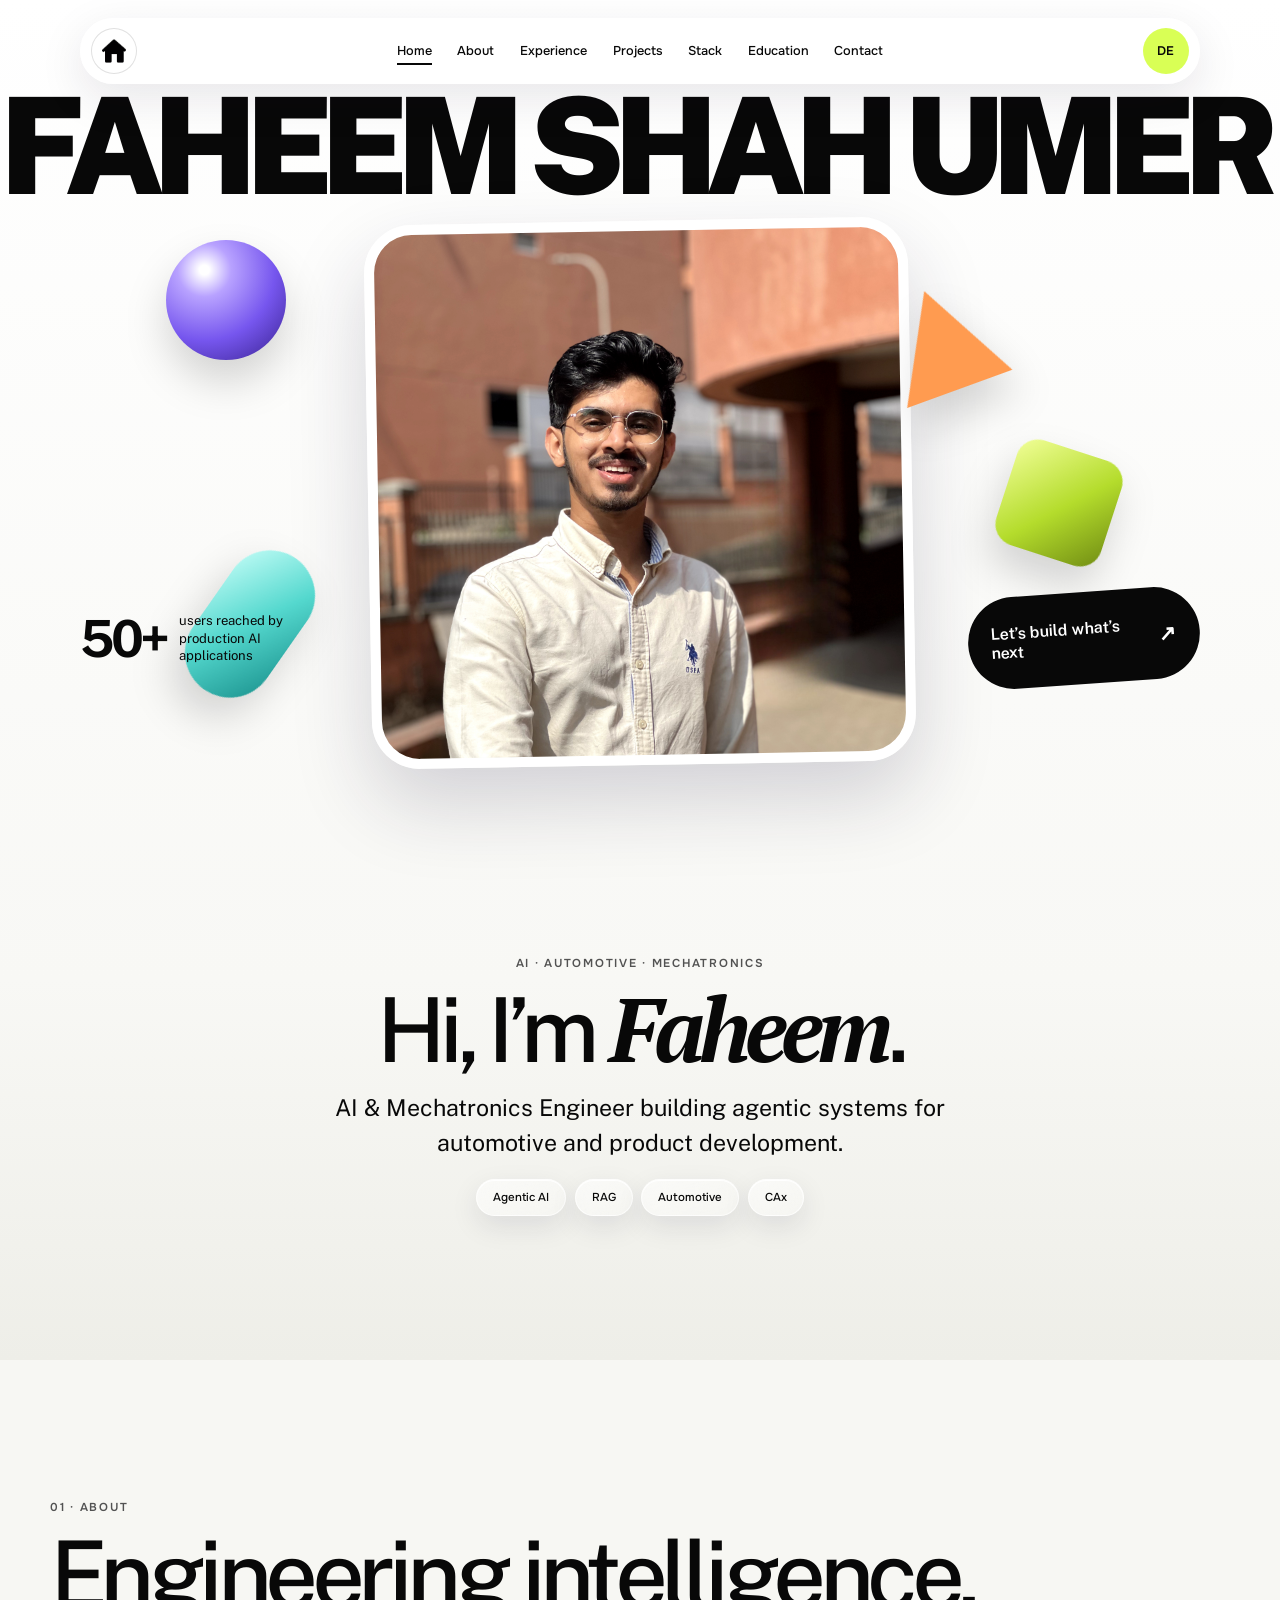
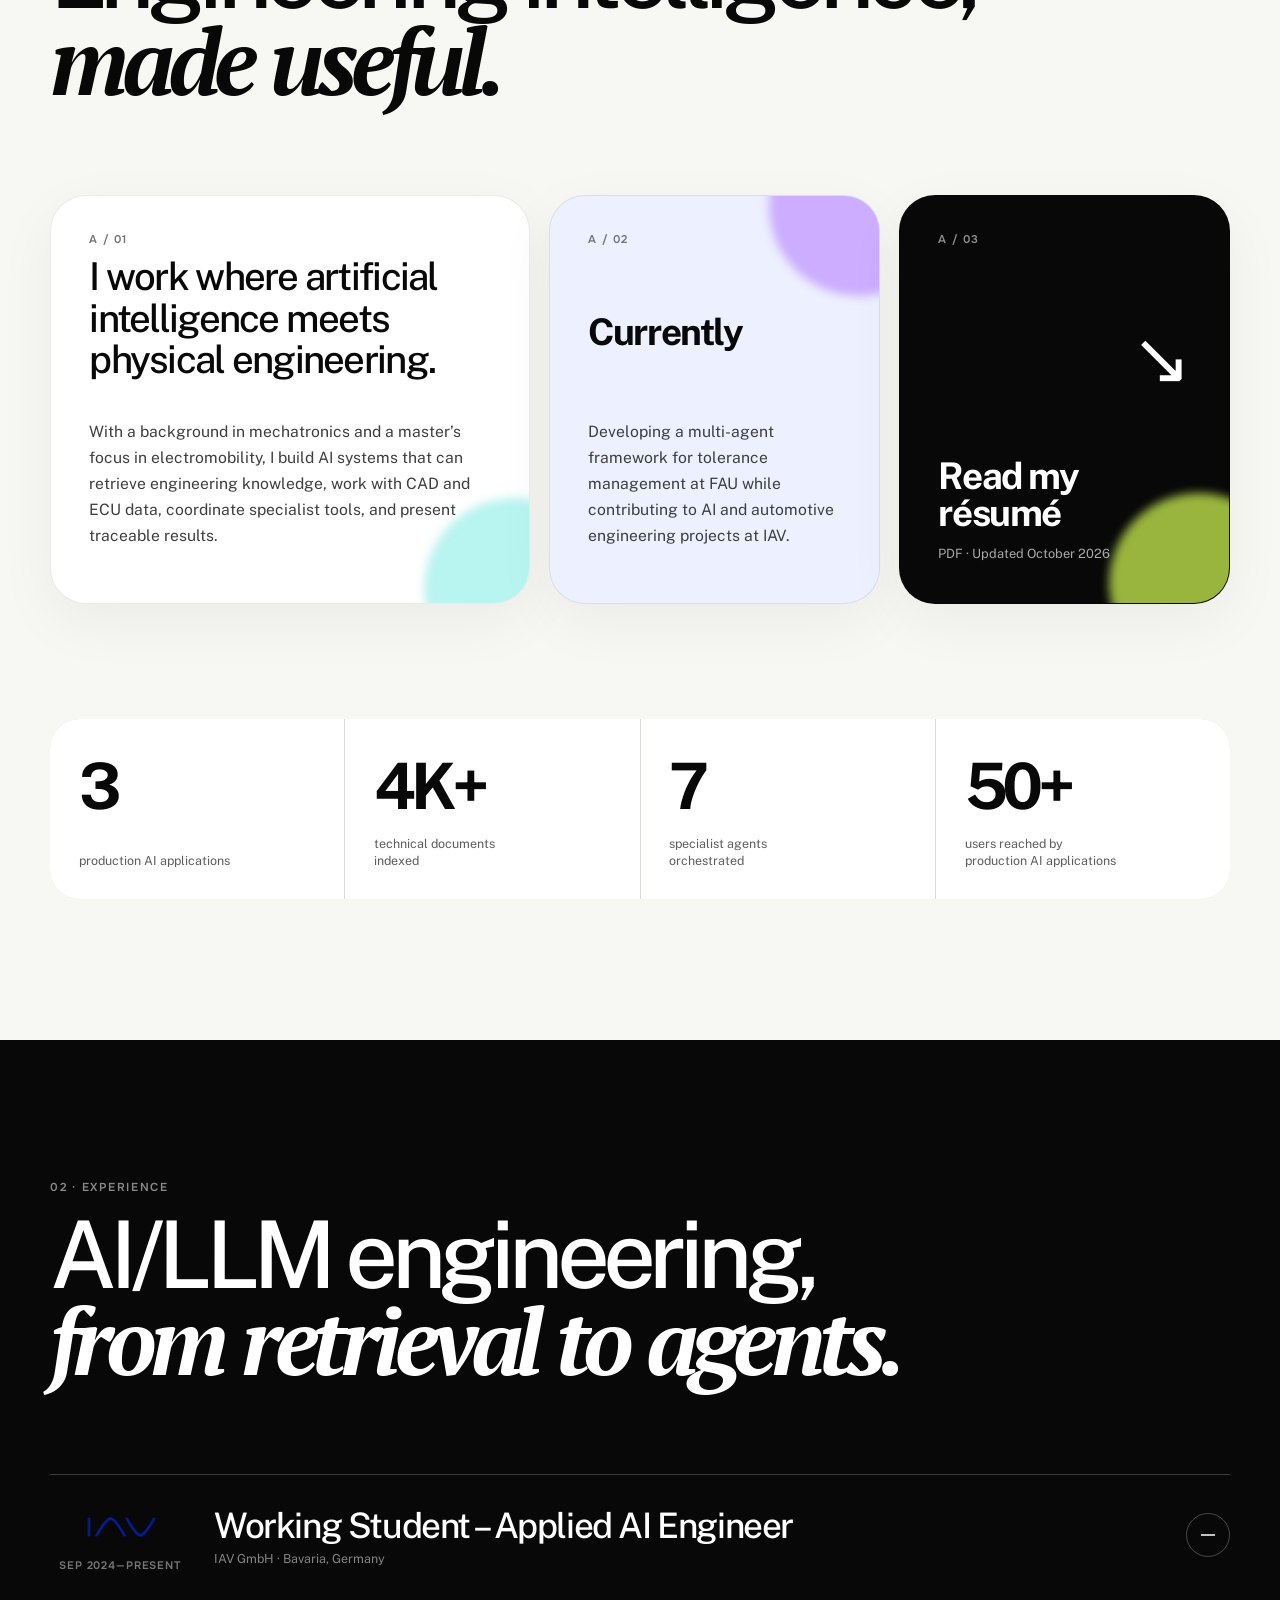
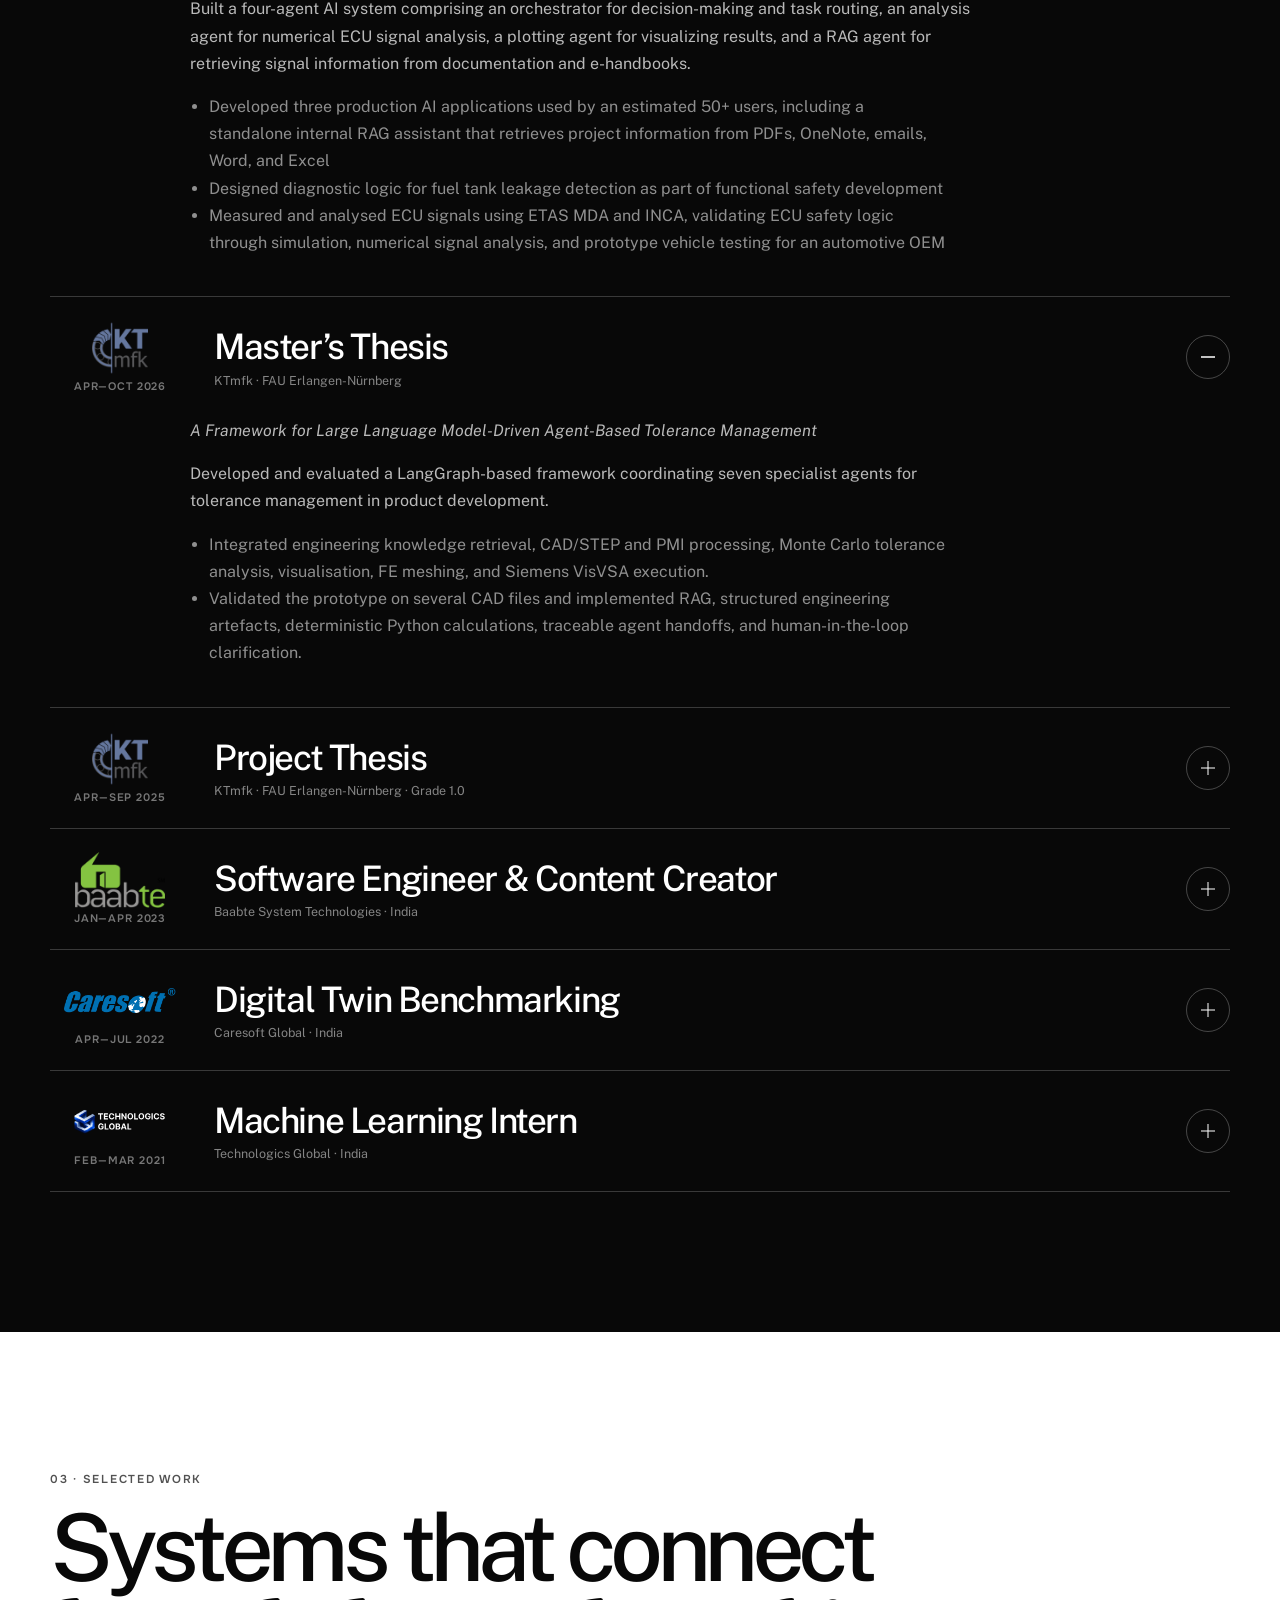
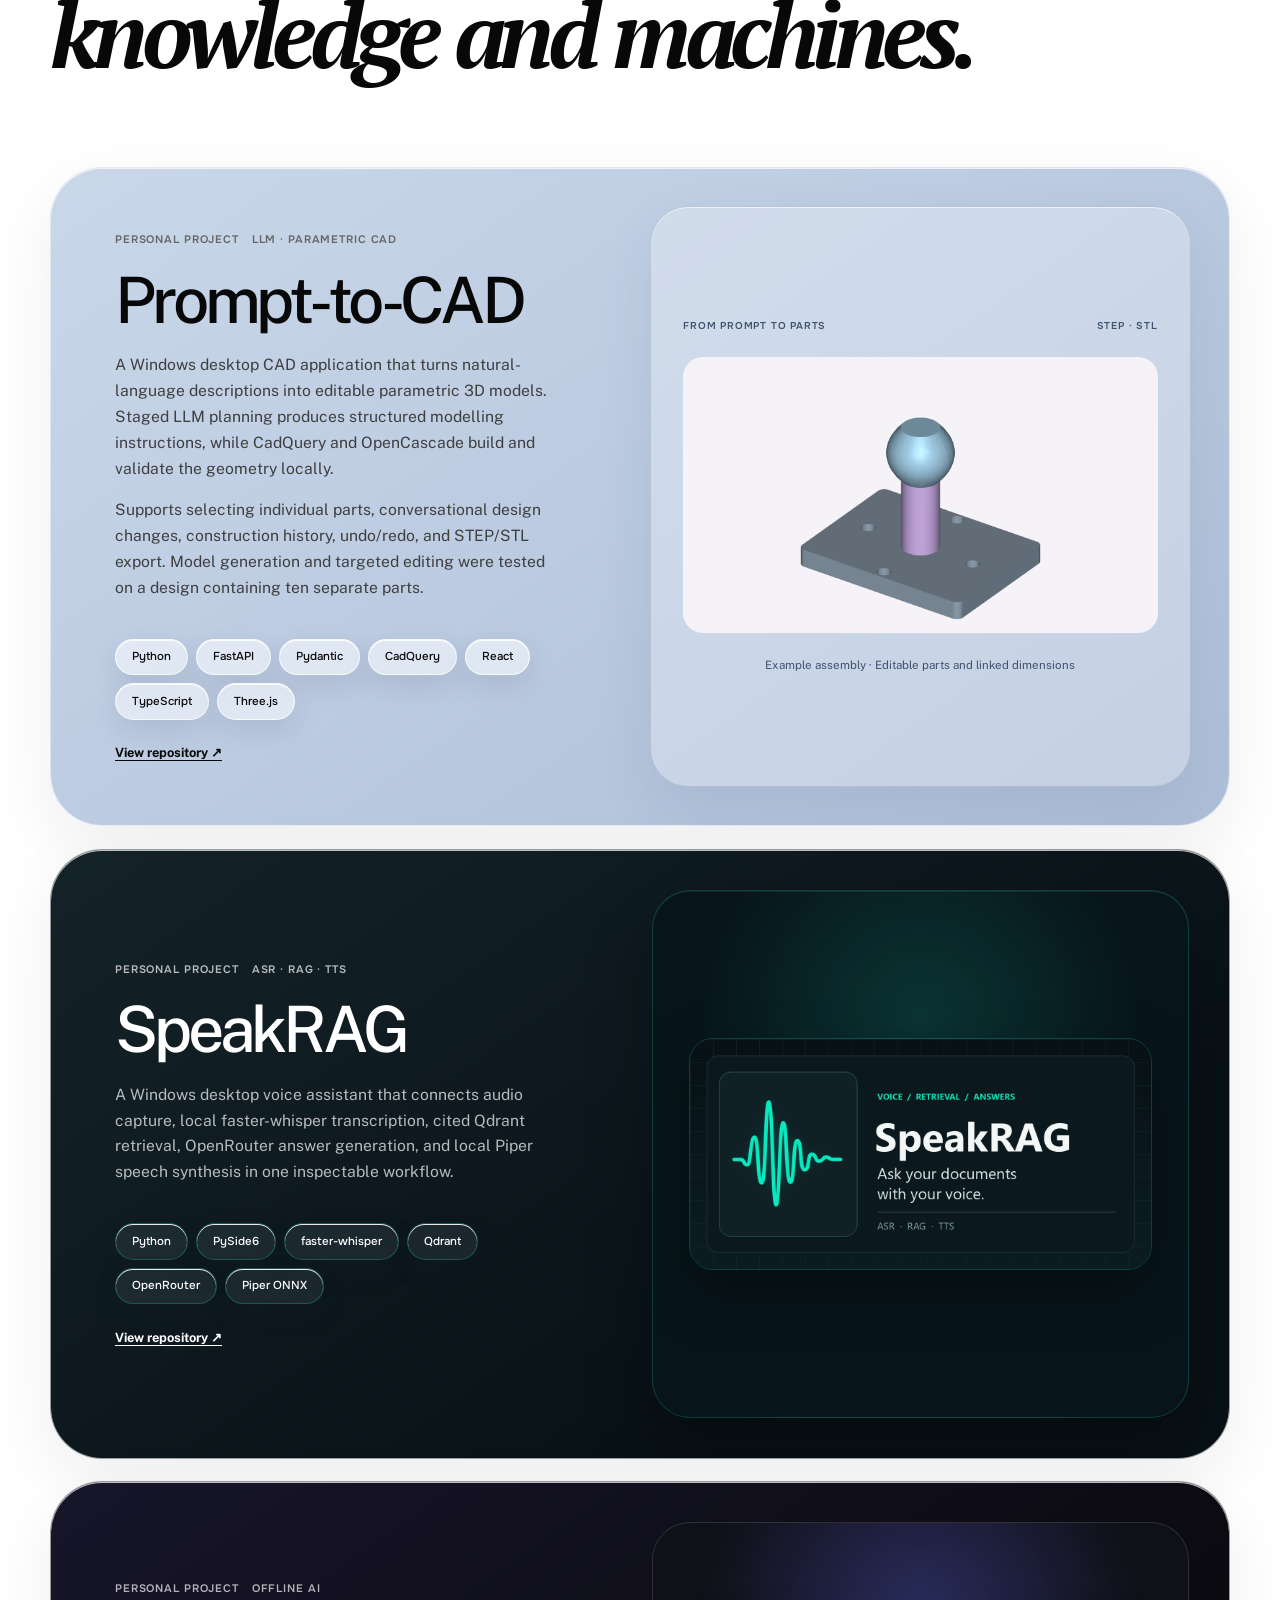
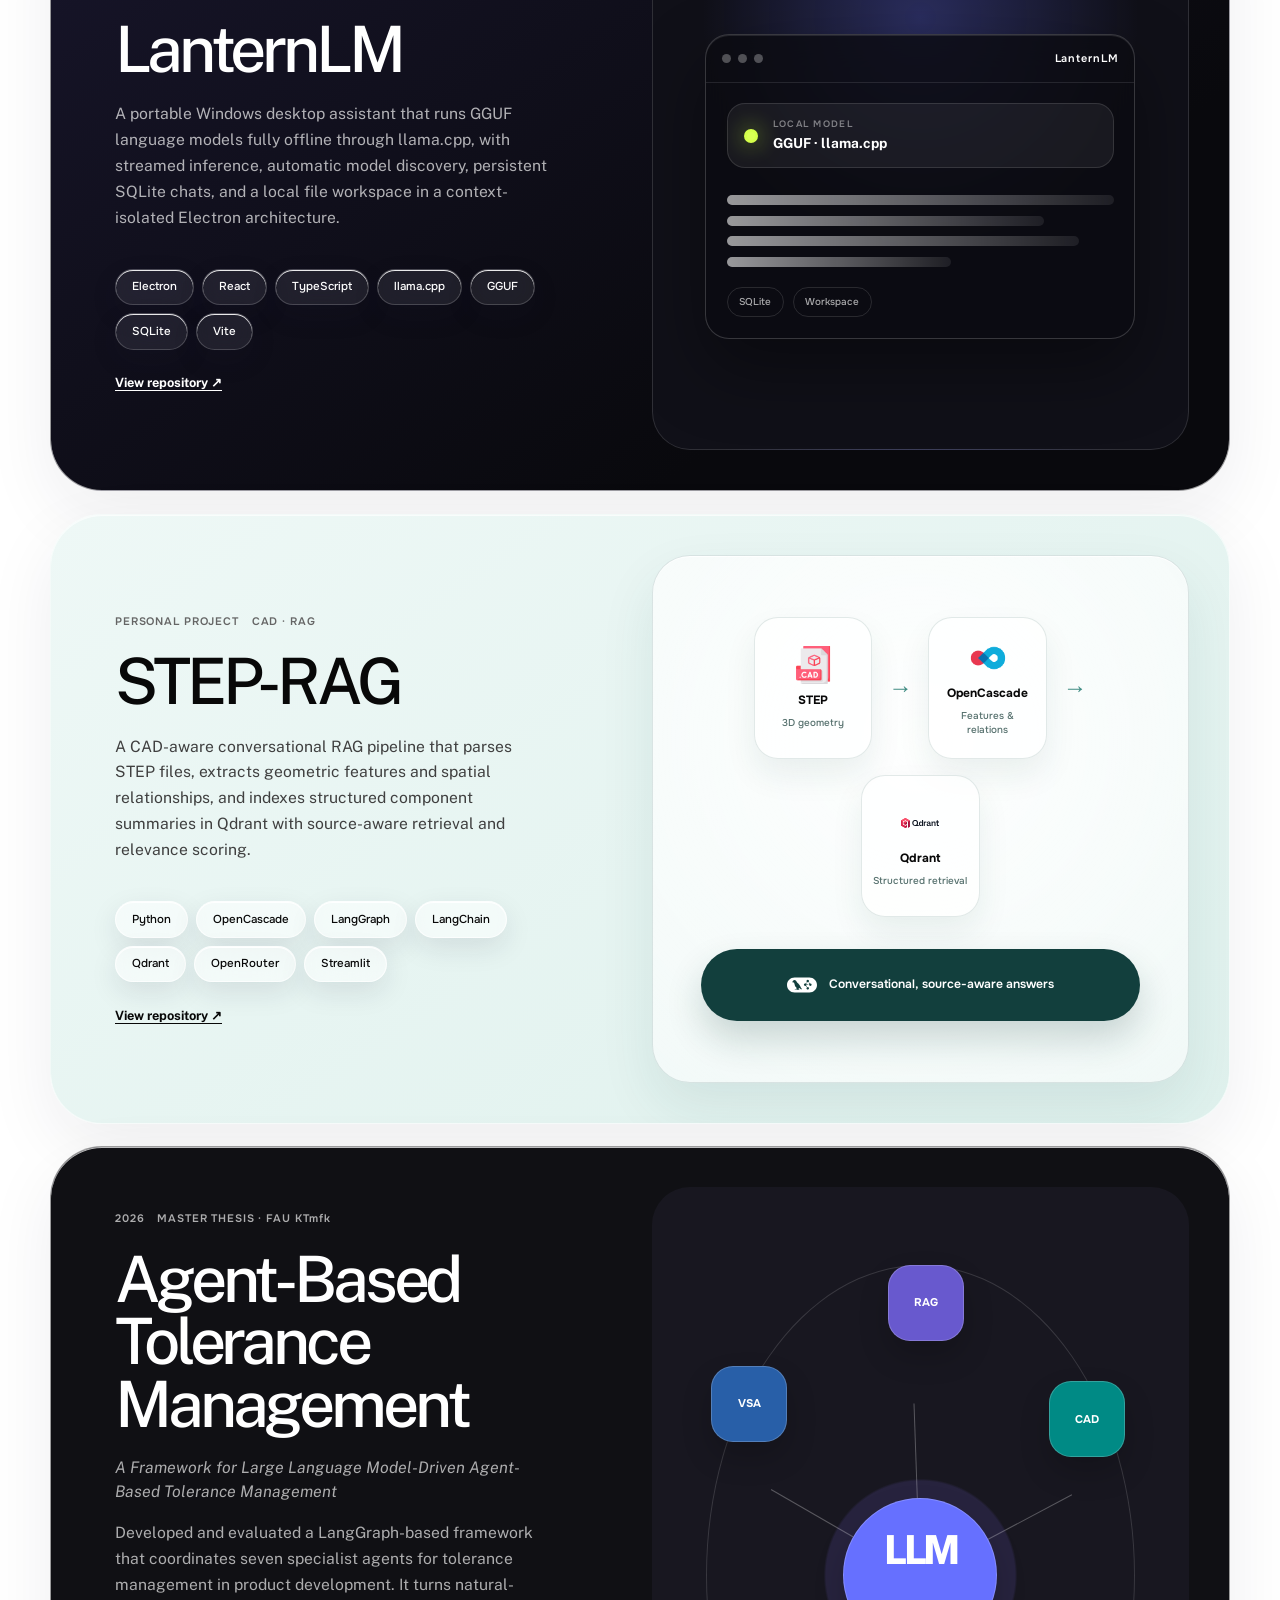
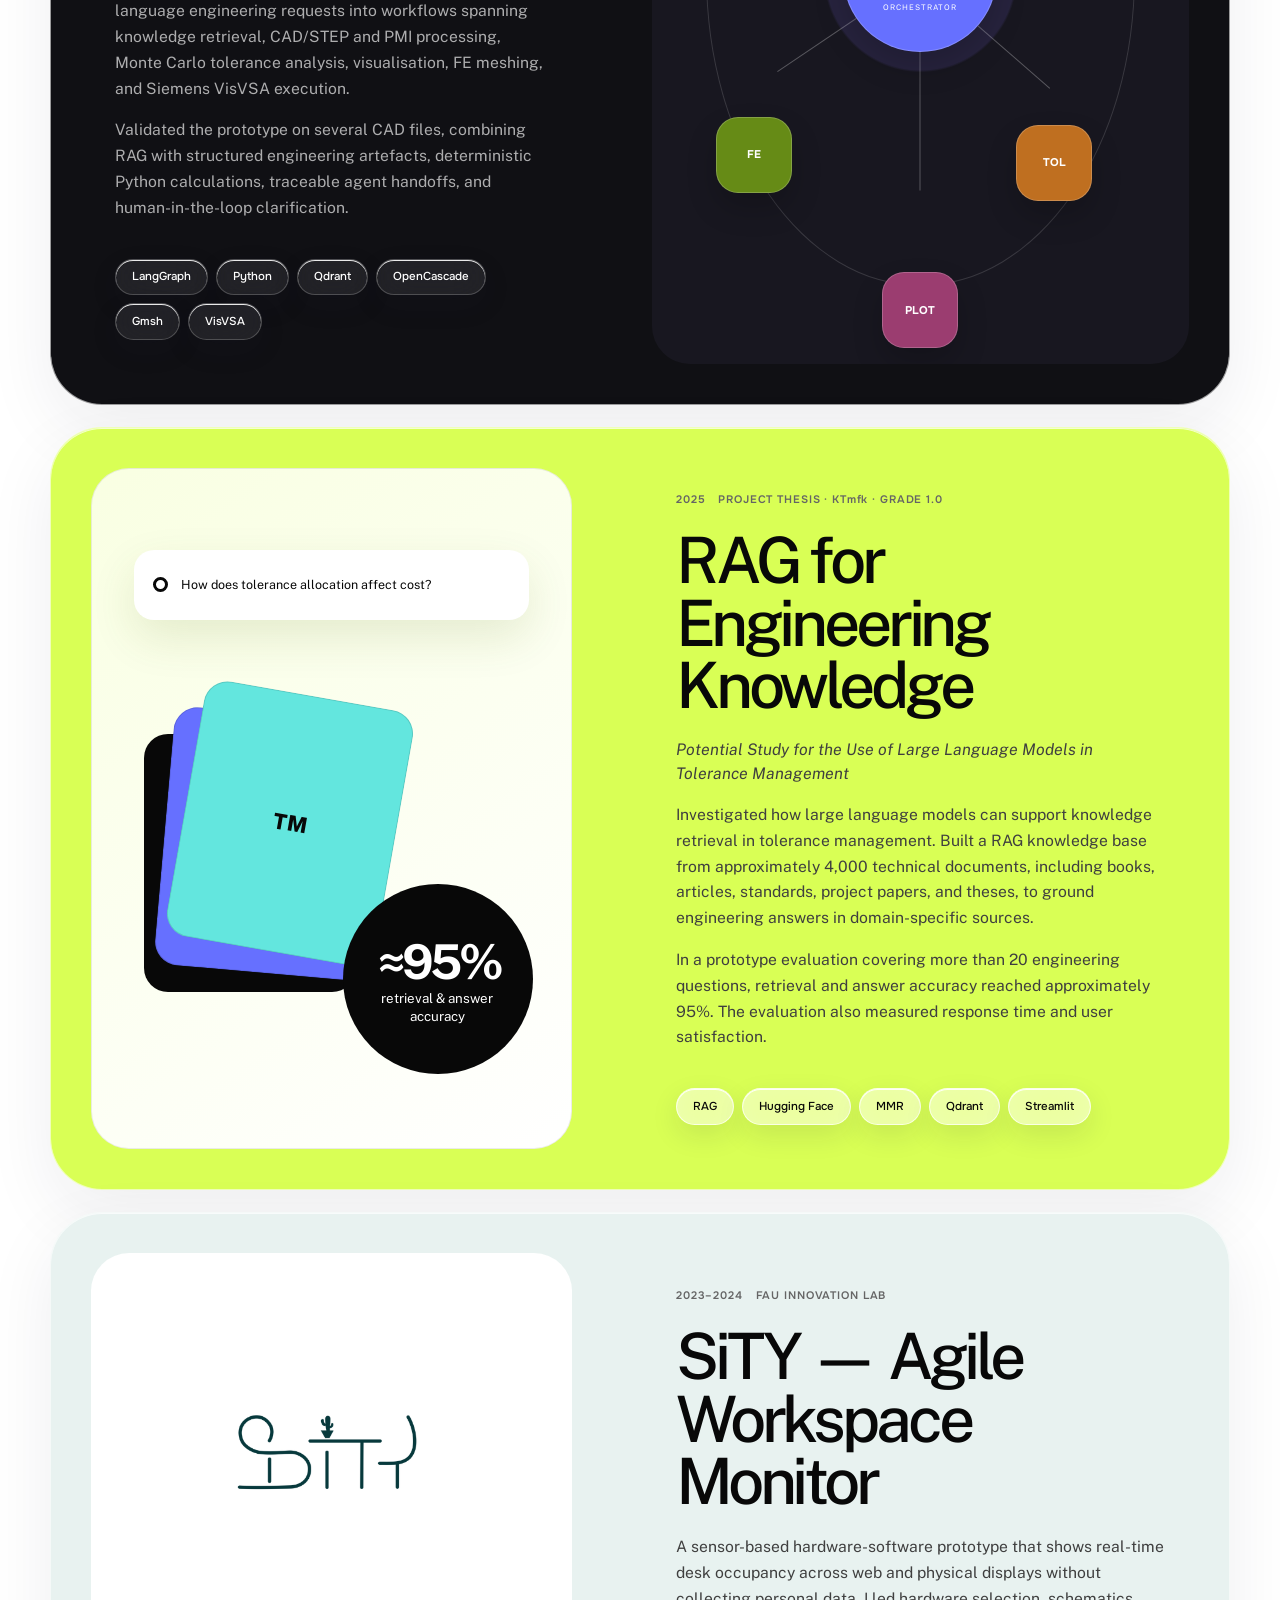
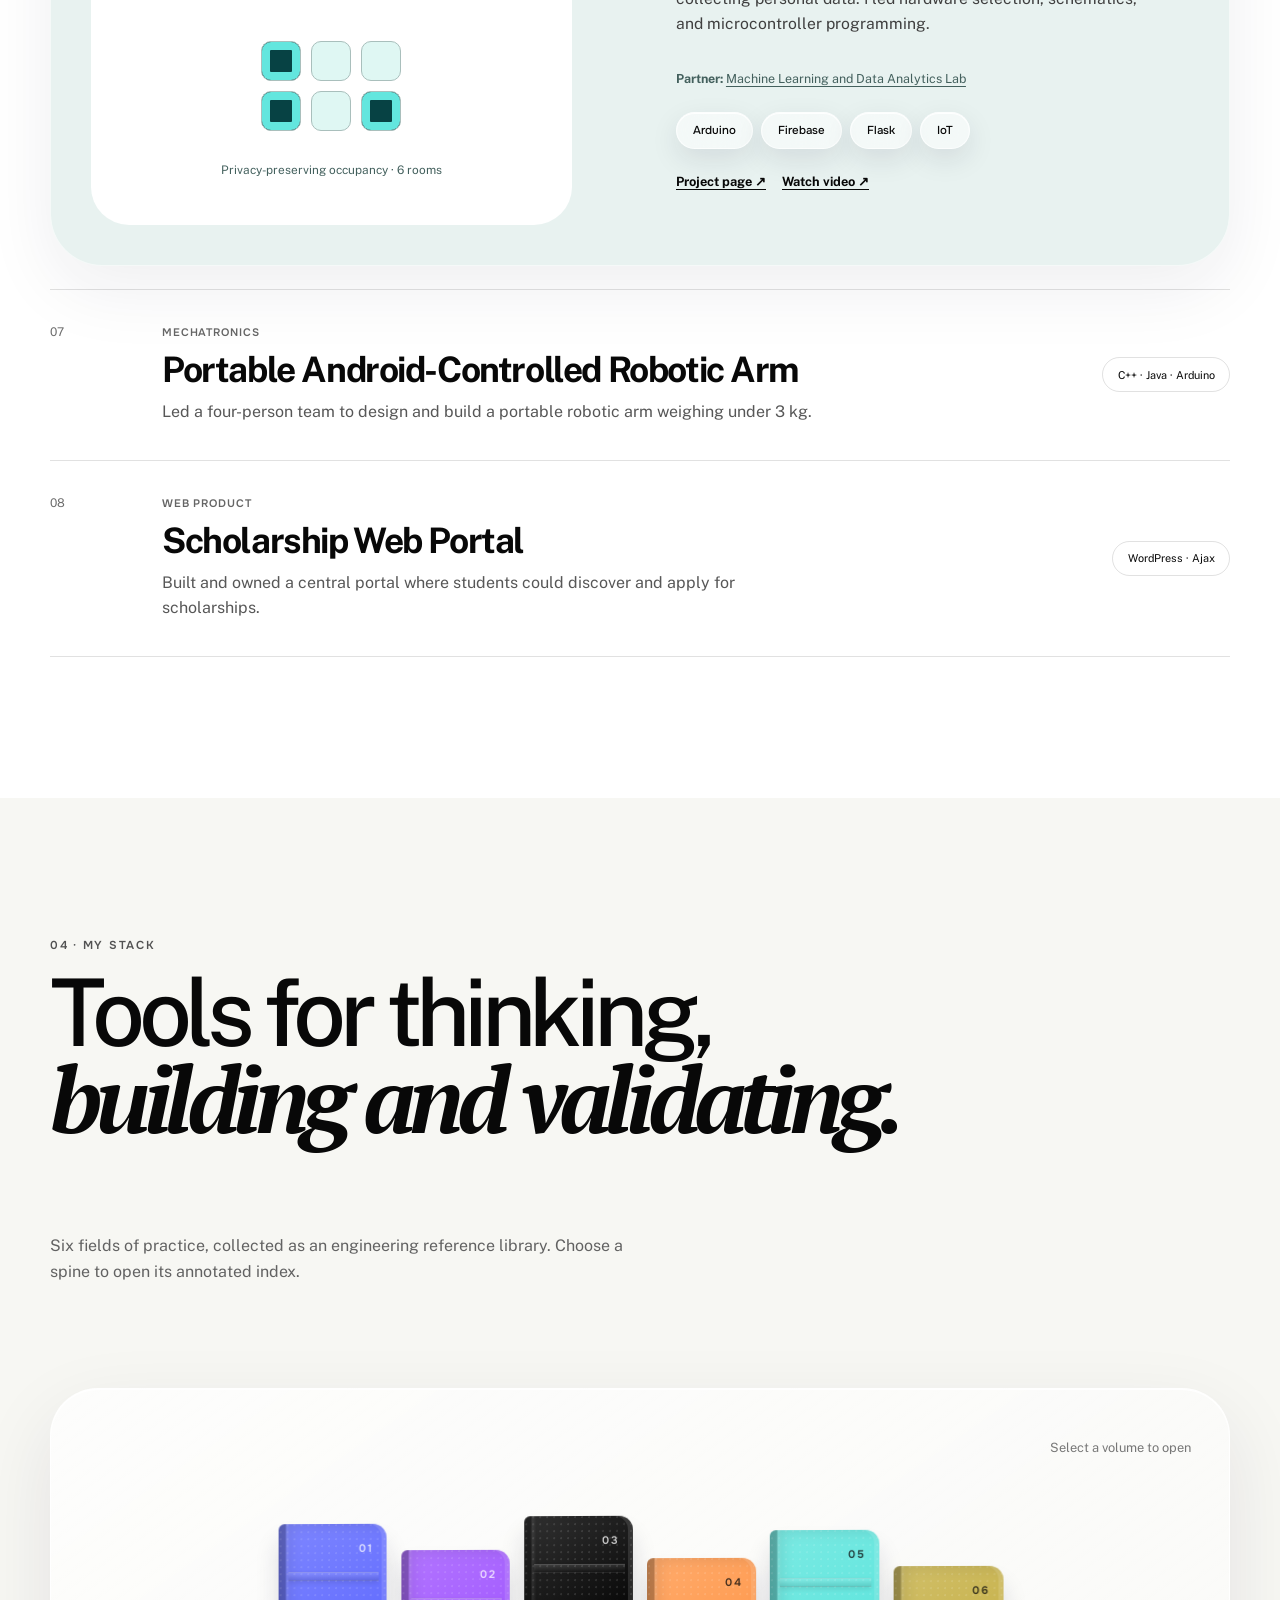
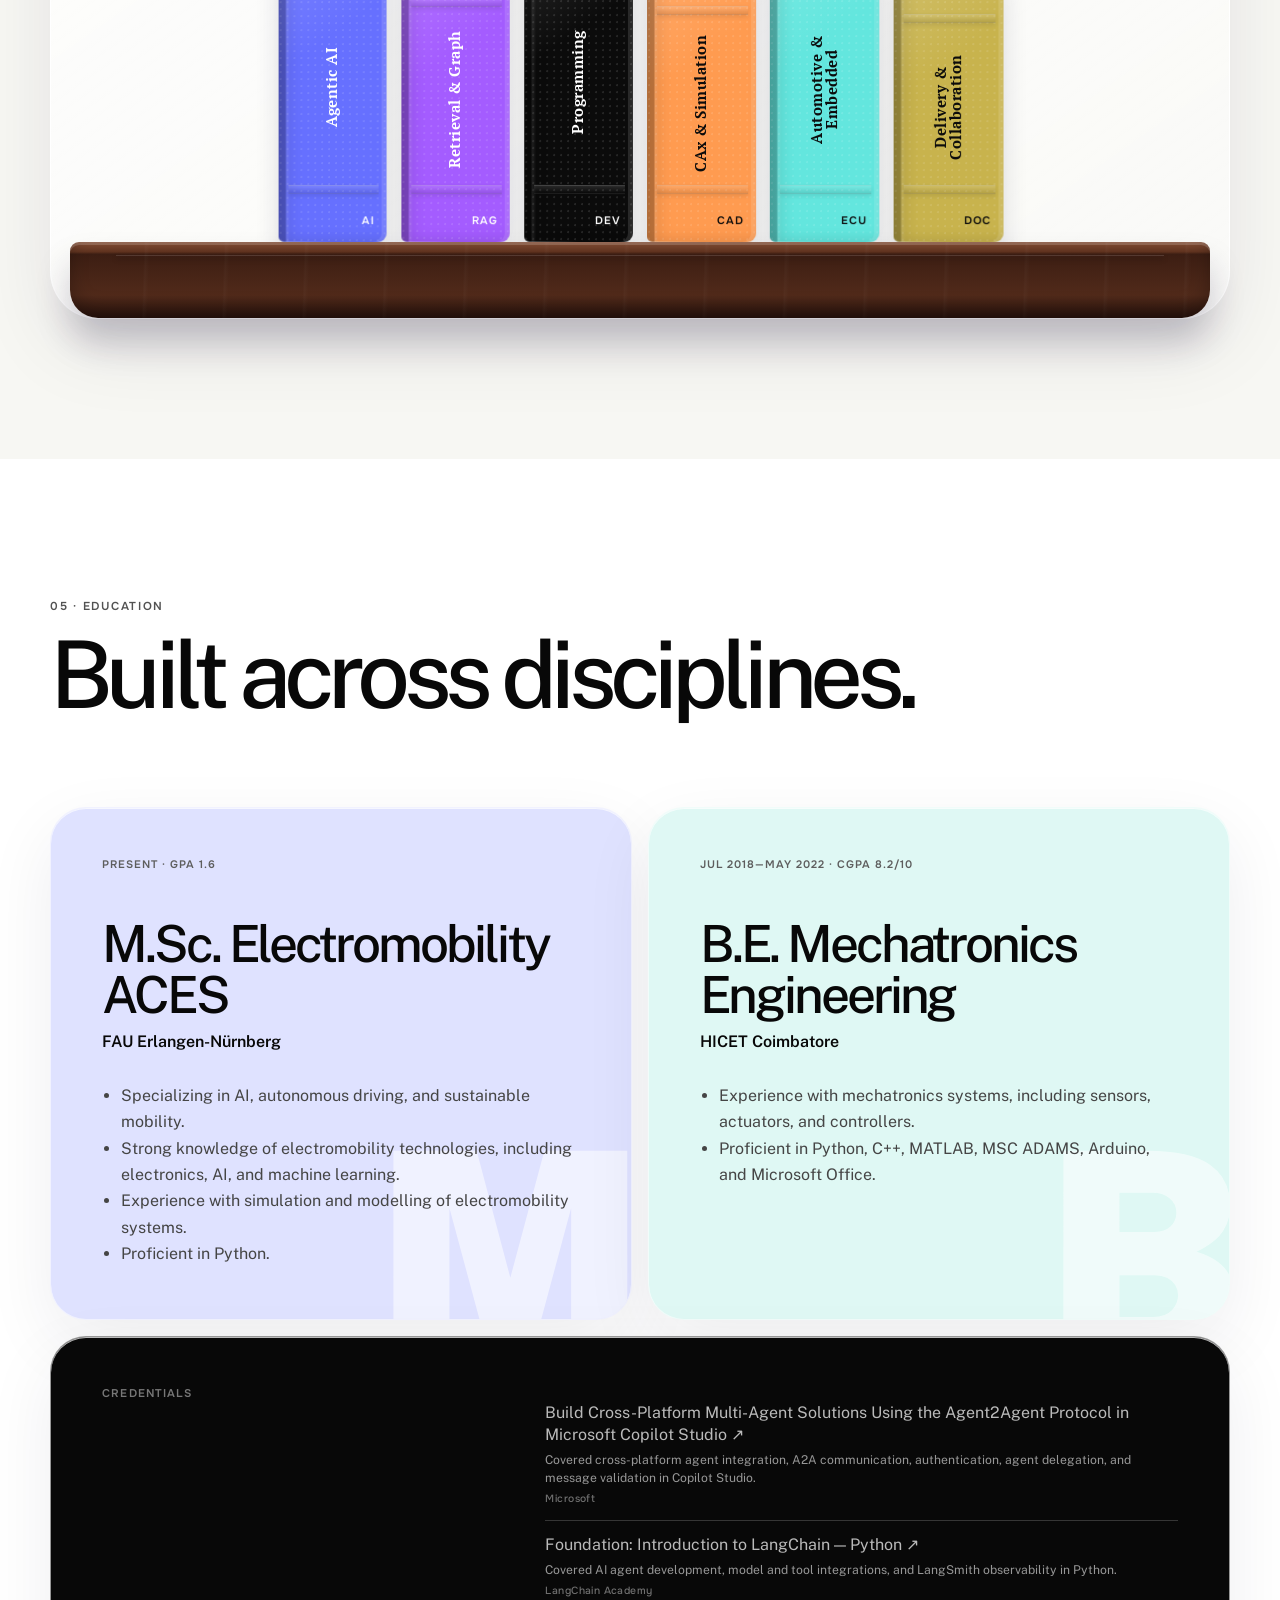
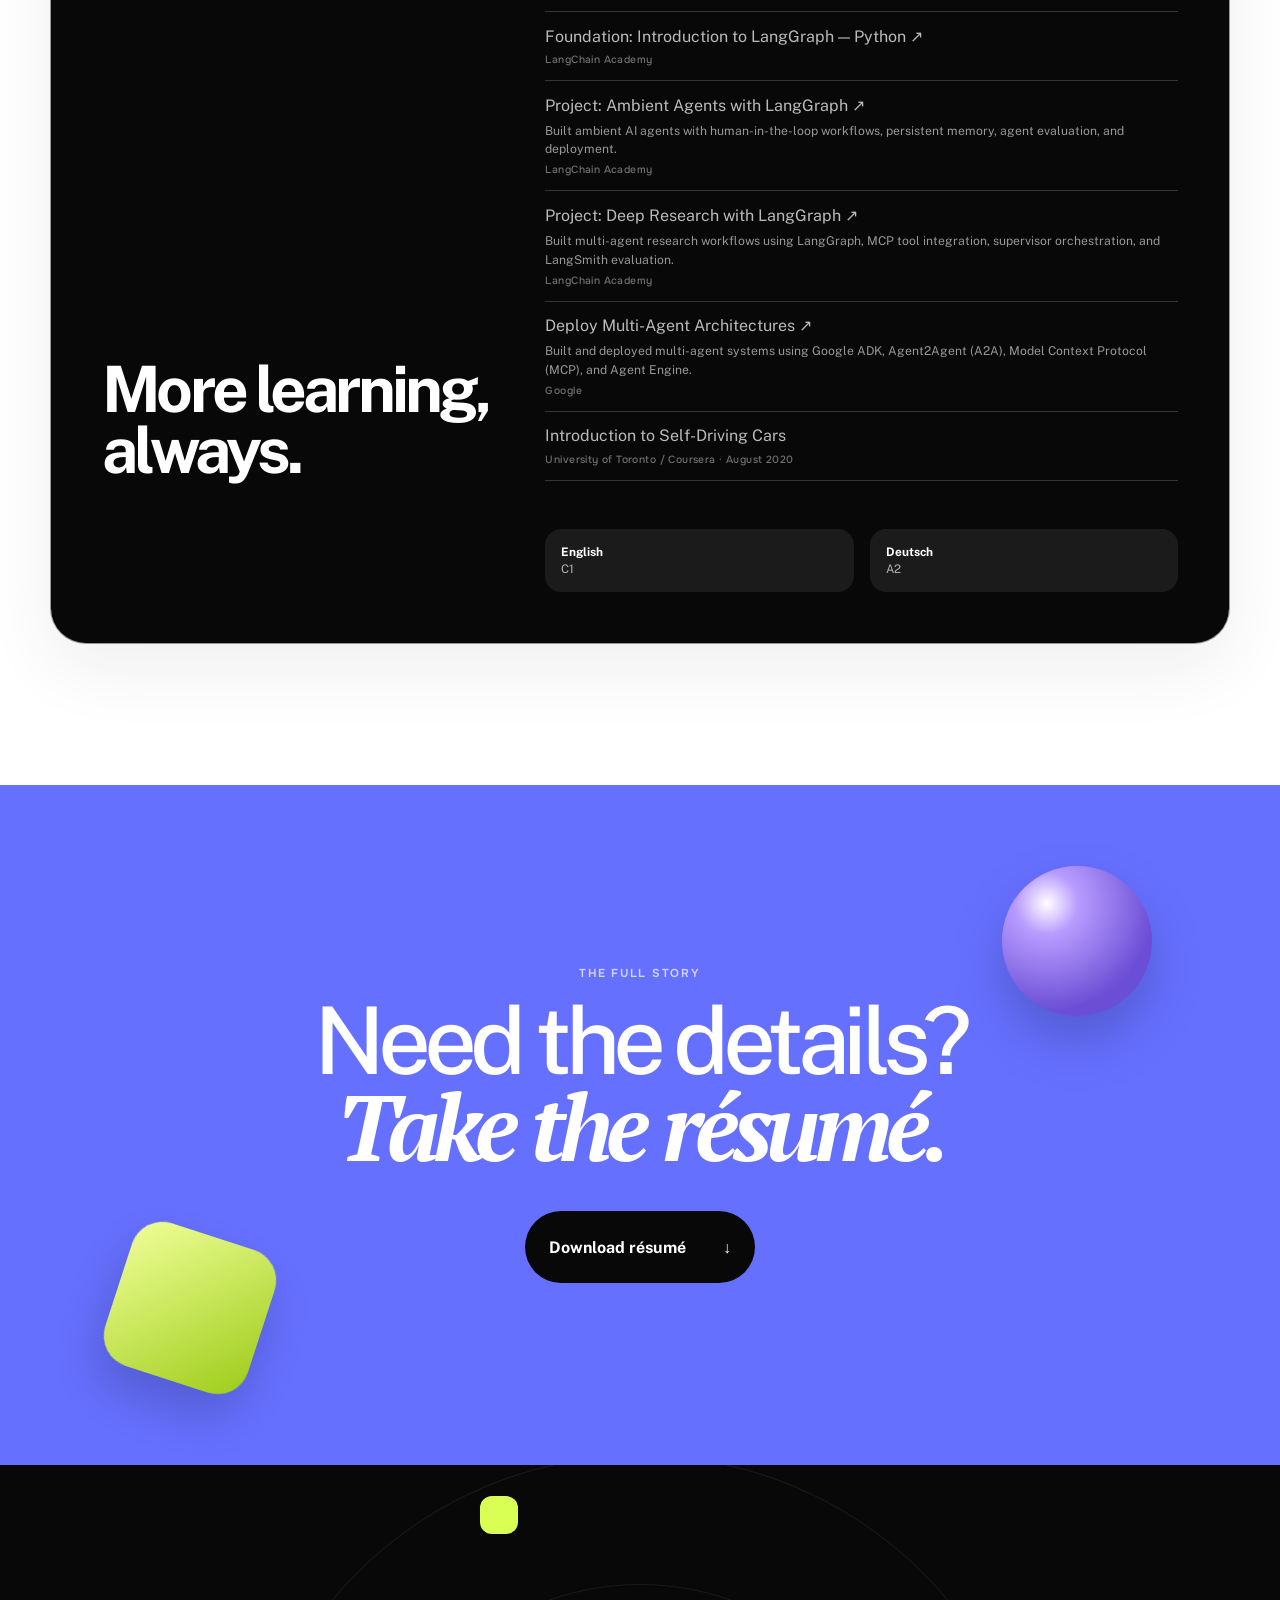
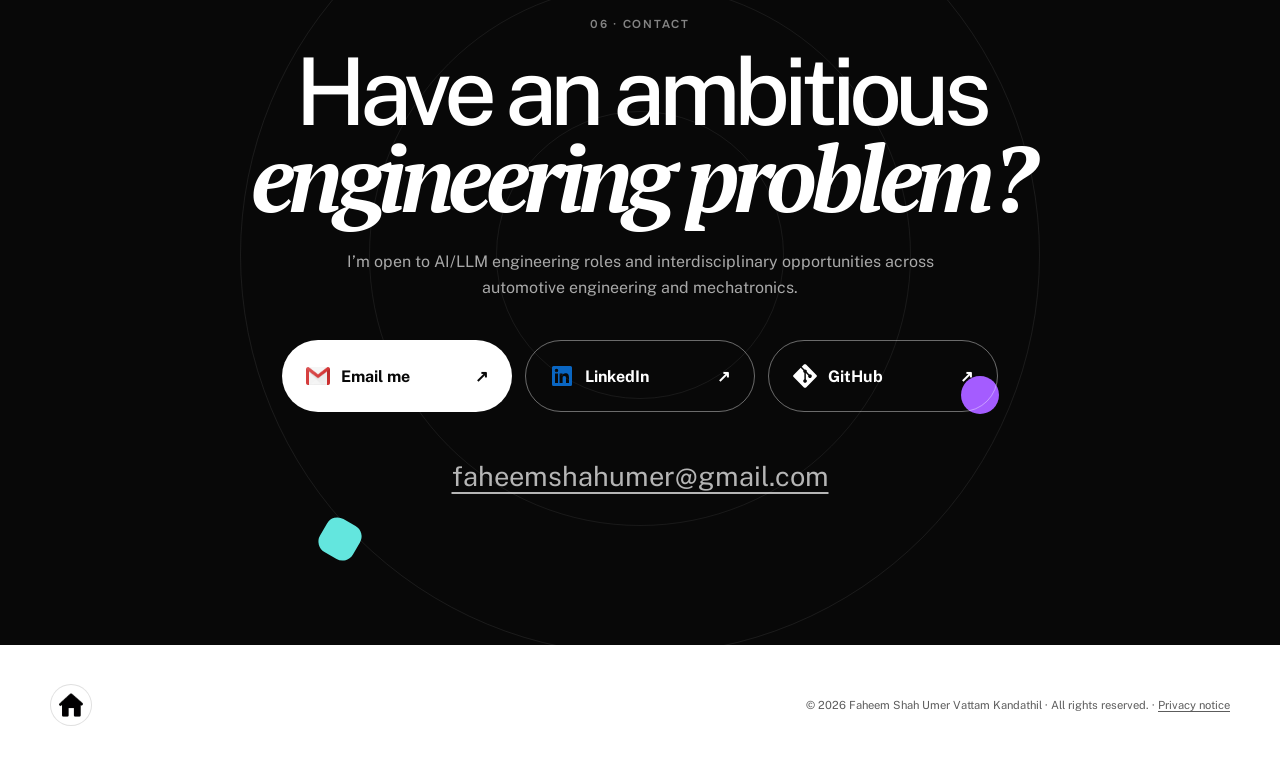
<file: index.html>
<!doctype html>
<html lang="en">
<head>
  <meta charset="utf-8">
  <meta name="viewport" content="width=device-width, initial-scale=1">
  <title>Faheem Shah Umer — AI &amp; Mechatronics Engineer</title>
  <meta name="description" content="AI and mechatronics engineer building agentic systems for automotive and product development.">
  <meta name="theme-color" content="#f7f7f3">
  <link rel="icon" href="assets/favicon.svg" type="image/svg+xml">
  <link rel="canonical" href="https://faheem-shah-umer.github.io/">
  <meta property="og:type" content="website">
  <meta property="og:url" content="https://faheem-shah-umer.github.io/">
  <meta property="og:title" content="Faheem Shah Umer — AI &amp; Mechatronics Engineer">
  <meta property="og:description" content="Agentic AI, automotive engineering, and mechatronics — built into useful systems.">
  <meta property="og:image" content="https://faheem-shah-umer.github.io/assets/og.png">
  <meta name="twitter:card" content="summary_large_image">
  <meta name="twitter:title" content="Faheem Shah Umer — AI &amp; Mechatronics Engineer">
  <meta name="twitter:description" content="Agentic AI, automotive engineering, and mechatronics — built into useful systems.">
  <meta name="twitter:image" content="https://faheem-shah-umer.github.io/assets/og.png">
  <link rel="preconnect" href="https://fonts.googleapis.com">
  <link rel="preconnect" href="https://fonts.gstatic.com" crossorigin>
  <link href="https://fonts.googleapis.com/css2?family=Onest:wght@500;600&amp;family=PT+Serif:ital,wght@0,400;1,700&amp;family=Public+Sans:wght@400;500;600;700;800;900&amp;display=swap" rel="stylesheet">
  <link rel="stylesheet" href="styles.css">
  <script defer src="script.js"></script>
</head>
<body>
  <a class="skip-link" href="#main" data-en="Skip to content" data-de="Zum Inhalt springen">Skip to content</a>

  <header class="site-header" data-header>
    <a class="brand" href="#home" aria-label="Faheem Shah Umer, home"><img src="assets/icons/home.png" alt=""></a>
    <nav aria-label="Primary navigation" data-en-aria="Primary navigation" data-de-aria="Hauptnavigation">
      <a href="#home" data-en="Home" data-de="Start" aria-current="true">Home</a>
      <a href="#about" data-en="About" data-de="Über mich">About</a>
      <a href="#experience" data-en="Experience" data-de="Erfahrung">Experience</a>
      <a href="#projects" data-en="Projects" data-de="Projekte">Projects</a>
      <a href="#stack" data-en="Stack" data-de="Stack">Stack</a>
      <a href="#education" data-en="Education" data-de="Ausbildung">Education</a>
      <a href="#contact" data-en="Contact" data-de="Kontakt">Contact</a>
    </nav>
    <button class="language-toggle" type="button" data-language-toggle aria-label="Switch to German">DE</button>
  </header>

  <main id="main">
    <section class="hero" id="home" aria-labelledby="hero-title">
      <div class="name-track" aria-hidden="true"><span>FAHEEM SHAH UMER</span><span>FAHEEM SHAH UMER</span></div>
      <div class="shape shape-sphere" aria-hidden="true"></div>
      <div class="shape shape-cube" aria-hidden="true"></div>
      <div class="shape shape-cylinder" aria-hidden="true"></div>
      <div class="shape shape-pyramid" aria-hidden="true"></div>
      <div class="hero-portrait-wrap"><img class="hero-portrait" src="assets/faheem-portrait.jpg" alt="Faheem Shah Umer smiling outdoors" data-en-alt="Faheem Shah Umer smiling outdoors" data-de-alt="Faheem Shah Umer lächelt im Freien"></div>
      <div class="hero-copy">
        <p class="eyebrow" data-en="AI · AUTOMOTIVE · MECHATRONICS" data-de="KI · AUTOMOTIVE · MECHATRONIK">AI · AUTOMOTIVE · MECHATRONICS</p>
        <h1 id="hero-title"><span data-en="Hi, I’m" data-de="Hallo, ich bin">Hi, I’m</span> <em>Faheem</em>.</h1>
        <p class="hero-role" data-en="AI &amp; Mechatronics Engineer building agentic systems for automotive and product development." data-de="KI- und Mechatronikingenieur für agentische Systeme in der Automobil- und Produktentwicklung.">AI &amp; Mechatronics Engineer building agentic systems for automotive and product development.</p>
        <div class="hero-tags" aria-label="Areas of focus" data-en-aria="Areas of focus" data-de-aria="Schwerpunkte"><span data-en="Agentic AI" data-de="Agentische KI">Agentic AI</span><span>RAG</span><span>Automotive</span><span>CAx</span></div>
      </div>
      <a class="hero-cta magnetic" href="#contact"><span data-en="Let’s build what’s next" data-de="Lassen Sie uns Neues entwickeln">Let’s build what’s next</span><span class="arrow" aria-hidden="true">↗</span></a>
      <aside class="hero-proof" aria-label="Professional highlight" data-en-aria="Professional highlight" data-de-aria="Berufliches Highlight"><strong>50+</strong><span data-en="users reached by production AI applications" data-de="Nutzer von produktiv eingesetzten KI-Anwendungen">users reached by production AI applications</span></aside>
    </section>

    <section class="section about-section" id="about" aria-labelledby="about-title">
      <div class="section-heading reveal"><p class="section-kicker" data-en="01 · ABOUT" data-de="01 · ÜBER MICH">01 · ABOUT</p><h2 id="about-title"><span data-en="Engineering intelligence," data-de="Technische Intelligenz,">Engineering intelligence,</span><br><em data-en="made useful." data-de="praktisch nutzbar.">made useful.</em></h2></div>
      <div class="about-layout">
        <article class="about-card about-card-main reveal"><p class="card-index">A / 01</p><p class="about-lead" data-en="I work where artificial intelligence meets physical engineering." data-de="Ich arbeite dort, wo künstliche Intelligenz auf physische Technik trifft.">I work where artificial intelligence meets physical engineering.</p><p data-en="With a background in mechatronics and a master’s focus in electromobility, I build AI systems that can retrieve engineering knowledge, work with CAD and ECU data, coordinate specialist tools, and present traceable results." data-de="Mit einem Hintergrund in Mechatronik und einem Master-Schwerpunkt in Elektromobilität entwickle ich KI-Systeme, die technisches Wissen abrufen, mit CAD- und ECU-Daten arbeiten, Spezialwerkzeuge koordinieren und nachvollziehbare Ergebnisse liefern.">With a background in mechatronics and a master’s focus in electromobility, I build AI systems that can retrieve engineering knowledge, work with CAD and ECU data, coordinate specialist tools, and present traceable results.</p></article>
        <article class="about-card about-card-focus reveal"><p class="card-index">A / 02</p><h3 data-en="Currently" data-de="Aktuell">Currently</h3><p data-en="Developing a multi-agent framework for tolerance management at FAU while contributing to AI and automotive engineering projects at IAV." data-de="Entwicklung eines Multi-Agenten-Frameworks für das Toleranzmanagement an der FAU sowie Mitarbeit an KI- und Automotive-Engineering-Projekten bei IAV.">Developing a multi-agent framework for tolerance management at FAU while contributing to AI and automotive engineering projects at IAV.</p></article>
        <a class="about-card resume-card reveal" href="assets/FaheemResume.pdf" download><p class="card-index">A / 03</p><span class="resume-arrow" aria-hidden="true">↘</span><div><h3 data-en="Read my résumé" data-de="Lebenslauf ansehen">Read my résumé</h3><p data-resume-updated data-en="PDF · Updated October 2026" data-de="PDF · Aktualisiert Oktober 2026">PDF · Updated October 2026</p></div></a>
      </div>
      <div class="metrics-grid reveal" aria-label="Selected outcomes" data-en-aria="Selected outcomes" data-de-aria="Ausgewählte Ergebnisse"><div><strong>3</strong><span data-en="production AI applications" data-de="produktive KI-Anwendungen">production AI applications</span></div><div><strong>4K+</strong><span data-en="technical documents indexed" data-de="indexierte technische Dokumente">technical documents indexed</span></div><div><strong>7</strong><span data-en="specialist agents orchestrated" data-de="orchestrierte Spezialagenten">specialist agents orchestrated</span></div><div><strong>50+</strong><span data-en="users reached by production AI applications" data-de="Nutzer von produktiv eingesetzten KI-Anwendungen">users reached by production AI applications</span></div></div>
    </section>

    <section class="section projects-section" id="projects" aria-labelledby="projects-title">
      <div class="section-heading reveal"><p class="section-kicker" data-en="03 · SELECTED WORK" data-de="03 · AUSGEWÄHLTE PROJEKTE">03 · SELECTED WORK</p><h2 id="projects-title"><span data-en="Systems that connect" data-de="Systeme, die">Systems that connect</span><br><em data-en="knowledge and machines." data-de="Wissen und Maschinen verbinden.">knowledge and machines.</em></h2></div>
      <div class="featured-projects">
        <article class="project project-prompt-cad reveal">
          <div class="project-copy"><div class="project-meta"><span data-en="PERSONAL PROJECT" data-de="PERSÖNLICHES PROJEKT">PERSONAL PROJECT</span><span>LLM · PARAMETRIC CAD</span></div><h3>Prompt-to-CAD</h3><p data-en="A Windows desktop CAD application that turns natural-language descriptions into editable parametric 3D models. Staged LLM planning produces structured modelling instructions, while CadQuery and OpenCascade build and validate the geometry locally." data-de="Eine Windows-Desktop-CAD-Anwendung, die natürlichsprachliche Beschreibungen in editierbare parametrische 3D-Modelle überführt. Eine mehrstufige LLM-Planung erzeugt strukturierte Modellierungsanweisungen, während CadQuery und OpenCascade die Geometrie lokal erstellen und validieren.">A Windows desktop CAD application that turns natural-language descriptions into editable parametric 3D models. Staged LLM planning produces structured modelling instructions, while CadQuery and OpenCascade build and validate the geometry locally.</p><p data-en="Supports selecting individual parts, conversational design changes, construction history, undo/redo, and STEP/STL export. Model generation and targeted editing were tested on a design containing ten separate parts." data-de="Unterstützt die Auswahl einzelner Bauteile, dialogbasierte Konstruktionsänderungen, Konstruktionshistorie, Rückgängig/Wiederholen und STEP/STL-Export. Modellgenerierung und gezielte Bearbeitung wurden an einem Entwurf mit zehn separaten Bauteilen getestet.">Supports selecting individual parts, conversational design changes, construction history, undo/redo, and STEP/STL export. Model generation and targeted editing were tested on a design containing ten separate parts.</p><ul class="tag-list" aria-label="Technologies" data-en-aria="Technologies" data-de-aria="Technologien"><li>Python</li><li>FastAPI</li><li>Pydantic</li><li>CadQuery</li><li>React</li><li>TypeScript</li><li>Three.js</li></ul><div class="project-links"><a href="https://github.com/faheem-shah-umer/Prompt-to-CAD" target="_blank" rel="noopener noreferrer"><span data-en="View repository" data-de="Repository ansehen">View repository</span> ↗</a></div></div>
          <figure class="prompt-cad-visual"><div class="prompt-cad-toolbar"><span data-en="FROM PROMPT TO PARTS" data-de="VOM PROMPT ZU BAUTEILEN">FROM PROMPT TO PARTS</span><span>STEP · STL</span></div><img src="assets/prompt-to-cad-preview.png" width="1440" height="840" loading="lazy" alt="Three-part parametric spindle assembly with a mounting base, spindle, and lofted grip" data-en-alt="Three-part parametric spindle assembly with a mounting base, spindle, and lofted grip" data-de-alt="Parametrische Baugruppe aus drei Bauteilen: Montageplatte, Spindel und gelofteter Griff"><figcaption data-en="Example assembly · Editable parts and linked dimensions" data-de="Beispielbaugruppe · Editierbare Bauteile und verknüpfte Maße">Example assembly · Editable parts and linked dimensions</figcaption></figure>
        </article>
        <article class="project project-speakrag reveal">
          <div class="project-copy"><div class="project-meta"><span data-en="PERSONAL PROJECT" data-de="PERSÖNLICHES PROJEKT">PERSONAL PROJECT</span><span>ASR · RAG · TTS</span></div><h3>SpeakRAG</h3><p data-en="A Windows desktop voice assistant that connects audio capture, local faster-whisper transcription, cited Qdrant retrieval, OpenRouter answer generation, and local Piper speech synthesis in one inspectable workflow." data-de="Ein Windows-Desktop-Sprachassistent, der Audioaufnahme, lokale Transkription mit faster-whisper, quellenbezogenes Retrieval mit Qdrant, Antwortgenerierung über OpenRouter und lokale Sprachsynthese mit Piper in einem nachvollziehbaren Workflow verbindet.">A Windows desktop voice assistant that connects audio capture, local faster-whisper transcription, cited Qdrant retrieval, OpenRouter answer generation, and local Piper speech synthesis in one inspectable workflow.</p><ul class="tag-list" aria-label="Technologies" data-en-aria="Technologies" data-de-aria="Technologien"><li>Python</li><li>PySide6</li><li>faster-whisper</li><li>Qdrant</li><li>OpenRouter</li><li>Piper ONNX</li></ul><div class="project-links"><a href="https://github.com/faheem-shah-umer/SpeakRAG" target="_blank" rel="noreferrer"><span data-en="View repository" data-de="Repository ansehen">View repository</span> ↗</a></div></div>
          <div class="speakrag-visual" aria-label="SpeakRAG voice, retrieval, and answer workflow" data-en-aria="SpeakRAG voice, retrieval, and answer workflow" data-de-aria="SpeakRAG-Workflow für Sprache, Retrieval und Antworten"><img src="assets/speakrag-preview.png" alt="SpeakRAG — ask your documents with your voice"></div>
        </article>
        <article class="project project-lantern reveal">
          <div class="project-copy"><div class="project-meta"><span data-en="PERSONAL PROJECT" data-de="PERSÖNLICHES PROJEKT">PERSONAL PROJECT</span><span>OFFLINE AI</span></div><h3>LanternLM</h3><p data-en="A portable Windows desktop assistant that runs GGUF language models fully offline through llama.cpp, with streamed inference, automatic model discovery, persistent SQLite chats, and a local file workspace in a context-isolated Electron architecture." data-de="Ein portabler Windows-Desktop-Assistent, der GGUF-Sprachmodelle über llama.cpp vollständig offline ausführt – mit gestreamter Inferenz, automatischer Modellerkennung, persistenten SQLite-Chats und einem lokalen Datei-Arbeitsbereich in einer kontextisolierten Electron-Architektur.">A portable Windows desktop assistant that runs GGUF language models fully offline through llama.cpp, with streamed inference, automatic model discovery, persistent SQLite chats, and a local file workspace in a context-isolated Electron architecture.</p><ul class="tag-list" aria-label="Technologies" data-en-aria="Technologies" data-de-aria="Technologien"><li>Electron</li><li>React</li><li>TypeScript</li><li>llama.cpp</li><li>GGUF</li><li>SQLite</li><li>Vite</li></ul><div class="project-links"><a href="https://github.com/faheem-shah-umer/LanternLM" target="_blank" rel="noreferrer"><span data-en="View repository" data-de="Repository ansehen">View repository</span> ↗</a></div></div>
          <div class="lantern-visual" aria-label="LanternLM offline AI assistant interface" data-en-aria="LanternLM offline AI assistant interface" data-de-aria="Benutzeroberfläche des Offline-KI-Assistenten LanternLM"><div class="lantern-window"><div class="lantern-window-bar"><span></span><span></span><span></span><strong>LanternLM</strong></div><div class="lantern-model"><span class="lantern-status"></span><div><small>LOCAL MODEL</small><strong>GGUF · llama.cpp</strong></div></div><div class="lantern-stream"><span></span><span></span><span></span><span></span></div><div class="lantern-storage"><span>SQLite</span><span>Workspace</span></div></div></div>
        </article>
        <article class="project project-step-rag reveal">
          <div class="project-copy"><div class="project-meta"><span data-en="PERSONAL PROJECT" data-de="PERSÖNLICHES PROJEKT">PERSONAL PROJECT</span><span>CAD · RAG</span></div><h3>STEP-RAG</h3><p data-en="A CAD-aware conversational RAG pipeline that parses STEP files, extracts geometric features and spatial relationships, and indexes structured component summaries in Qdrant with source-aware retrieval and relevance scoring." data-de="Eine CAD-spezifische, dialogorientierte RAG-Pipeline, die STEP-Dateien verarbeitet, geometrische Merkmale und räumliche Beziehungen extrahiert und strukturierte Bauteilzusammenfassungen für quellenbezogenes Retrieval mit Relevanzbewertung in Qdrant indexiert.">A CAD-aware conversational RAG pipeline that parses STEP files, extracts geometric features and spatial relationships, and indexes structured component summaries in Qdrant with source-aware retrieval and relevance scoring.</p><ul class="tag-list" aria-label="Technologies" data-en-aria="Technologies" data-de-aria="Technologien"><li>Python</li><li>OpenCascade</li><li>LangGraph</li><li>LangChain</li><li>Qdrant</li><li>OpenRouter</li><li>Streamlit</li></ul><div class="project-links"><a href="https://github.com/faheem-shah-umer/Step-RAG-chatbot" target="_blank" rel="noreferrer"><span data-en="View repository" data-de="Repository ansehen">View repository</span> ↗</a></div></div>
          <div class="step-rag-visual" aria-label="STEP-RAG retrieval pipeline" data-en-aria="STEP-RAG retrieval pipeline" data-de-aria="STEP-RAG-Retrieval-Pipeline"><div class="step-rag-stage"><img src="assets/icons/cad.png" alt=""><span>STEP</span><small data-en="3D geometry" data-de="3D-Geometrie">3D geometry</small></div><span class="step-rag-arrow" aria-hidden="true">→</span><div class="step-rag-stage"><img src="assets/icons/openCascade.png" alt=""><span>OpenCascade</span><small data-en="Features &amp; relations" data-de="Merkmale &amp; Beziehungen">Features &amp; relations</small></div><span class="step-rag-arrow" aria-hidden="true">→</span><div class="step-rag-stage"><img src="assets/icons/qdrant-logo-red-black.svg" alt=""><span>Qdrant</span><small data-en="Structured retrieval" data-de="Strukturiertes Retrieval">Structured retrieval</small></div><div class="step-rag-query"><img src="assets/icons/LangGraph.svg" alt=""><span data-en="Conversational, source-aware answers" data-de="Dialogorientierte Antworten mit Quellenbezug">Conversational, source-aware answers</span></div></div>
        </article>
        <article class="project project-thesis reveal">
          <div class="project-copy"><div class="project-meta"><span>2026</span><span data-en="MASTER THESIS · FAU KTmfk" data-de="MASTERARBEIT · FAU KTmfk">MASTER THESIS · FAU KTmfk</span></div><h3 data-en="Agent-Based Tolerance Management" data-de="Agentenbasiertes Toleranzmanagement">Agent-Based Tolerance Management</h3><p class="thesis-title">A Framework for Large Language Model-Driven Agent-Based Tolerance Management</p><p data-en="Developed and evaluated a LangGraph-based framework that coordinates seven specialist agents for tolerance management in product development. It turns natural-language engineering requests into workflows spanning knowledge retrieval, CAD/STEP and PMI processing, Monte Carlo tolerance analysis, visualisation, FE meshing, and Siemens VisVSA execution." data-de="Entwicklung und Evaluierung eines LangGraph-basierten Frameworks, das sieben spezialisierte Agenten für das Toleranzmanagement in der Produktentwicklung koordiniert. Es überführt natürlichsprachliche Engineering-Anfragen in Workflows für Wissensabruf, CAD/STEP- und PMI-Verarbeitung, Monte-Carlo-Toleranzanalyse, Visualisierung, FE-Vernetzung und Siemens-VisVSA-Ausführung.">Developed and evaluated a LangGraph-based framework that coordinates seven specialist agents for tolerance management in product development. It turns natural-language engineering requests into workflows spanning knowledge retrieval, CAD/STEP and PMI processing, Monte Carlo tolerance analysis, visualisation, FE meshing, and Siemens VisVSA execution.</p><p data-en="Validated the prototype on several CAD files, combining RAG with structured engineering artefacts, deterministic Python calculations, traceable agent handoffs, and human-in-the-loop clarification." data-de="Validierung des Prototyps anhand mehrerer CAD-Dateien. Dabei wurden RAG, strukturierte technische Artefakte, deterministische Python-Berechnungen, nachvollziehbare Agentenübergaben und Rückfragen mit menschlicher Beteiligung kombiniert.">Validated the prototype on several CAD files, combining RAG with structured engineering artefacts, deterministic Python calculations, traceable agent handoffs, and human-in-the-loop clarification.</p><ul class="tag-list" aria-label="Technologies" data-en-aria="Technologies" data-de-aria="Technologien"><li>LangGraph</li><li>Python</li><li>Qdrant</li><li>OpenCascade</li><li>Gmsh</li><li>VisVSA</li></ul></div>
          <div class="agent-visual" aria-label="Simplified diagram of a seven-agent engineering system" data-en-aria="Simplified diagram of a seven-agent engineering system" data-de-aria="Vereinfachtes Diagramm eines Engineering-Systems mit sieben Agenten"><div class="agent-core"><span>LLM</span><small>ORCHESTRATOR</small></div><div class="agent-node agent-one">RAG</div><div class="agent-node agent-two">CAD</div><div class="agent-node agent-three">TOL</div><div class="agent-node agent-four">PLOT</div><div class="agent-node agent-five">FE</div><div class="agent-node agent-six">VSA</div><i class="connector connector-one"></i><i class="connector connector-two"></i><i class="connector connector-three"></i><i class="connector connector-four"></i><i class="connector connector-five"></i><i class="connector connector-six"></i></div>
        </article>
        <article class="project project-rag reveal">
          <div class="rag-visual" aria-hidden="true"><div class="search-box"><span class="search-dot"></span><span data-en="How does tolerance allocation affect cost?" data-de="Wie beeinflusst die Toleranzzuweisung die Kosten?">How does tolerance allocation affect cost?</span></div><div class="document-stack"><span>ISO GPS</span><span>GD&amp;T</span><span>TM</span></div><div class="rag-score"><strong>≈95%</strong><small data-en="retrieval &amp; answer accuracy" data-de="Abruf- &amp; Antwortgenauigkeit">retrieval &amp; answer accuracy</small></div></div>
          <div class="project-copy"><div class="project-meta"><span>2025</span><span data-en="PROJECT THESIS · KTmfk · GRADE 1.0" data-de="PROJEKTARBEIT · KTmfk · NOTE 1,0">PROJECT THESIS · KTmfk · GRADE 1.0</span></div><h3 data-en="RAG for Engineering Knowledge" data-de="RAG für technisches Wissen">RAG for Engineering Knowledge</h3><p class="thesis-title">Potential Study for the Use of Large Language Models in Tolerance Management</p><p data-en="Investigated how large language models can support knowledge retrieval in tolerance management. Built a RAG knowledge base from approximately 4,000 technical documents, including books, articles, standards, project papers, and theses, to ground engineering answers in domain-specific sources." data-de="Untersuchung, wie Large Language Models den Wissensabruf im Toleranzmanagement unterstützen können. Aufbau einer RAG-Wissensbasis aus rund 4.000 technischen Dokumenten, darunter Bücher, Artikel, Normen, Projektarbeiten und Abschlussarbeiten, um technische Antworten auf fachspezifische Quellen zu stützen.">Investigated how large language models can support knowledge retrieval in tolerance management. Built a RAG knowledge base from approximately 4,000 technical documents, including books, articles, standards, project papers, and theses, to ground engineering answers in domain-specific sources.</p><p data-en="In a prototype evaluation covering more than 20 engineering questions, retrieval and answer accuracy reached approximately 95%. The evaluation also measured response time and user satisfaction." data-de="In einer Prototyp-Evaluierung mit mehr als 20 technischen Fragen erreichten Abruf- und Antwortgenauigkeit rund 95 %. Zusätzlich wurden Antwortzeit und Nutzerzufriedenheit gemessen.">In a prototype evaluation covering more than 20 engineering questions, retrieval and answer accuracy reached approximately 95%. The evaluation also measured response time and user satisfaction.</p><ul class="tag-list" aria-label="Technologies" data-en-aria="Technologies" data-de-aria="Technologien"><li>RAG</li><li>Hugging Face</li><li>MMR</li><li>Qdrant</li><li>Streamlit</li></ul></div>
        </article>
        <article class="project project-sity reveal">
          <div class="sity-visual"><img src="assets/sity-logo.png" alt="SiTY logo"><div class="desk-grid" aria-hidden="true"><span class="busy"></span><span></span><span></span><span class="busy"></span><span></span><span class="busy"></span></div><p data-en="Privacy-preserving occupancy · 6 rooms" data-de="Datenschutzfreundliche Belegung · 6 Räume">Privacy-preserving occupancy · 6 rooms</p></div>
          <div class="project-copy"><div class="project-meta"><span>2023–2024</span><span>FAU INNOVATION LAB</span></div><h3 data-en="SiTY — Agile Workspace Monitor" data-de="SiTY — Monitor für agile Arbeitsplätze">SiTY — Agile Workspace Monitor</h3><p data-en="A sensor-based hardware-software prototype that shows real-time desk occupancy across web and physical displays without collecting personal data. I led hardware selection, schematics, and microcontroller programming." data-de="Ein sensorbasierter Hardware-Software-Prototyp, der die Echtzeitbelegung von Arbeitsplätzen auf Web- und physischen Anzeigen darstellt, ohne personenbezogene Daten zu erfassen. Ich verantwortete Hardwareauswahl, Schaltpläne und Mikrocontroller-Programmierung.">A sensor-based hardware-software prototype that shows real-time desk occupancy across web and physical displays without collecting personal data. I led hardware selection, schematics, and microcontroller programming.</p><p class="project-partner"><strong>Partner:</strong> <a href="https://www.mad.tf.fau.de/" target="_blank" rel="noreferrer">Machine Learning and Data Analytics Lab</a></p><ul class="tag-list" aria-label="Technologies" data-en-aria="Technologies" data-de-aria="Technologien"><li>Arduino</li><li>Firebase</li><li>Flask</li><li>IoT</li></ul><div class="project-links"><a href="https://www.mad.tf.fau.de/research/projects/sity/" target="_blank" rel="noreferrer"><span data-en="Project page" data-de="Projektseite">Project page</span> ↗</a><a href="https://youtu.be/wDUBwK15-LU" target="_blank" rel="noreferrer"><span data-en="Watch video" data-de="Video ansehen">Watch video</span> ↗</a></div></div>
        </article>
      </div>
      <div class="compact-projects">
        <article class="compact-project reveal"><span class="compact-number">07</span><div><p class="project-meta" data-en="MECHATRONICS" data-de="MECHATRONIK">MECHATRONICS</p><h3 data-en="Portable Android-Controlled Robotic Arm" data-de="Tragbarer, Android-gesteuerter Roboterarm">Portable Android-Controlled Robotic Arm</h3><p data-en="Led a four-person team to design and build a portable robotic arm weighing under 3 kg." data-de="Leitung eines vierköpfigen Teams bei Konstruktion und Bau eines tragbaren Roboterarms unter 3 kg.">Led a four-person team to design and build a portable robotic arm weighing under 3 kg.</p></div><span class="compact-tech">C++ · Java · Arduino</span></article>
        <article class="compact-project reveal"><span class="compact-number">08</span><div><p class="project-meta" data-en="WEB PRODUCT" data-de="WEBPRODUKT">WEB PRODUCT</p><h3 data-en="Scholarship Web Portal" data-de="Webportal für Stipendien">Scholarship Web Portal</h3><p data-en="Built and owned a central portal where students could discover and apply for scholarships." data-de="Entwicklung und Betreuung eines zentralen Portals, über das Studierende Stipendien finden und sich bewerben konnten.">Built and owned a central portal where students could discover and apply for scholarships.</p></div><span class="compact-tech">WordPress · Ajax</span></article>
      </div>
    </section>

    <section class="section experience-section" id="experience" aria-labelledby="experience-title">
      <div class="section-heading section-heading-light reveal"><p class="section-kicker" data-en="02 · EXPERIENCE" data-de="02 · ERFAHRUNG">02 · EXPERIENCE</p><h2 id="experience-title"><span data-en="AI/LLM engineering," data-de="AI/LLM Engineering,">AI/LLM engineering,</span><br><em data-en="from retrieval to agents." data-de="von Retrieval bis zu Agenten.">from retrieval to agents.</em></h2></div>
      <div class="timeline">
        <details class="timeline-item timeline-item-branded reveal" open><summary><span class="timeline-brand"><a class="timeline-logo-link" href="https://www.iav.com/de/" target="_blank" rel="noopener noreferrer" aria-label="Visit IAV website (opens in a new tab)" data-en-aria="Visit IAV website (opens in a new tab)" data-de-aria="IAV-Website besuchen (öffnet in einem neuen Tab)"><img src="assets/icons/IAV_gmbh.png" alt=""></a><span class="timeline-year" data-en="SEP 2024—PRESENT" data-de="SEPT. 2024—HEUTE">SEP 2024—PRESENT</span></span><span><strong data-en="Working Student – Applied AI Engineer" data-de="Werkstudent – Applied AI Engineer">Working Student – Applied AI Engineer</strong><small data-en="IAV GmbH · Bavaria, Germany" data-de="IAV GmbH · Bayern, Deutschland">IAV GmbH · Bavaria, Germany</small></span><span class="details-icon" aria-hidden="true"></span></summary><div class="timeline-content"><p data-en="Built a four-agent AI system comprising an orchestrator for decision-making and task routing, an analysis agent for numerical ECU signal analysis, a plotting agent for visualizing results, and a RAG agent for retrieving signal information from documentation and e-handbooks." data-de="Aufbau eines KI-Systems aus vier Agenten: ein Orchestrator für Entscheidungsfindung und Aufgabenrouting, ein Analyseagent für numerische ECU-Signalanalyse, ein Plot-Agent zur Visualisierung der Ergebnisse und ein RAG-Agent zum Abruf von Signalinformationen aus Dokumentationen und E-Handbüchern.">Built a four-agent AI system comprising an orchestrator for decision-making and task routing, an analysis agent for numerical ECU signal analysis, a plotting agent for visualizing results, and a RAG agent for retrieving signal information from documentation and e-handbooks.</p><ul><li data-en="Developed three production AI applications used by an estimated 50+ users, including a standalone internal RAG assistant that retrieves project information from PDFs, OneNote, emails, Word, and Excel" data-de="Entwicklung von drei produktiv eingesetzten KI-Anwendungen für schätzungsweise mehr als 50 Nutzer, darunter ein eigenständiger interner RAG-Assistent, der Projektinformationen aus PDFs, OneNote, E-Mails, Word und Excel abruft">Developed three production AI applications used by an estimated 50+ users, including a standalone internal RAG assistant that retrieves project information from PDFs, OneNote, emails, Word, and Excel</li><li data-en="Designed diagnostic logic for fuel tank leakage detection as part of functional safety development" data-de="Entwicklung von Diagnoselogik zur Erkennung von Kraftstofftank-Leckagen im Rahmen der funktionalen Sicherheit">Designed diagnostic logic for fuel tank leakage detection as part of functional safety development</li><li data-en="Measured and analysed ECU signals using ETAS MDA and INCA, validating ECU safety logic through simulation, numerical signal analysis, and prototype vehicle testing for an automotive OEM" data-de="Messung und Analyse von ECU-Signalen mit ETAS MDA und INCA sowie Validierung der ECU-Sicherheitslogik durch Simulation, numerische Signalanalyse und Erprobung am Prototypenfahrzeug für einen Automobilhersteller">Measured and analysed ECU signals using ETAS MDA and INCA, validating ECU safety logic through simulation, numerical signal analysis, and prototype vehicle testing for an automotive OEM</li></ul></div></details>
        <details class="timeline-item timeline-item-branded reveal" open><summary><span class="timeline-brand"><a class="timeline-logo-link" href="https://www.mfk.tf.fau.de/" target="_blank" rel="noopener noreferrer" aria-label="Visit KTmfk website (opens in a new tab)" data-en-aria="Visit KTmfk website (opens in a new tab)" data-de-aria="KTmfk-Website besuchen (öffnet in einem neuen Tab)"><img src="assets/icons/KTmfk-Logo.png" alt=""></a><span class="timeline-year" data-en="APR—OCT 2026" data-de="APR.—OKT. 2026">APR—OCT 2026</span></span><span><strong data-en="Master’s Thesis" data-de="Masterarbeit">Master’s Thesis</strong><small>KTmfk · FAU Erlangen-Nürnberg</small></span><span class="details-icon" aria-hidden="true"></span></summary><div class="timeline-content"><p class="thesis-title">A Framework for Large Language Model-Driven Agent-Based Tolerance Management</p><p data-en="Developed and evaluated a LangGraph-based framework coordinating seven specialist agents for tolerance management in product development." data-de="Entwicklung und Evaluierung eines LangGraph-basierten Frameworks mit sieben spezialisierten Agenten für das Toleranzmanagement in der Produktentwicklung.">Developed and evaluated a LangGraph-based framework coordinating seven specialist agents for tolerance management in product development.</p><ul><li data-en="Integrated engineering knowledge retrieval, CAD/STEP and PMI processing, Monte Carlo tolerance analysis, visualisation, FE meshing, and Siemens VisVSA execution." data-de="Integration von technischem Wissensabruf, CAD/STEP- und PMI-Verarbeitung, Monte-Carlo-Toleranzanalyse, Visualisierung, FE-Vernetzung und Siemens-VisVSA-Ausführung.">Integrated engineering knowledge retrieval, CAD/STEP and PMI processing, Monte Carlo tolerance analysis, visualisation, FE meshing, and Siemens VisVSA execution.</li><li data-en="Validated the prototype on several CAD files and implemented RAG, structured engineering artefacts, deterministic Python calculations, traceable agent handoffs, and human-in-the-loop clarification." data-de="Validierung des Prototyps anhand mehrerer CAD-Dateien sowie Umsetzung von RAG, strukturierten technischen Artefakten, deterministischen Python-Berechnungen, nachvollziehbaren Agentenübergaben und Rückfragen mit menschlicher Beteiligung.">Validated the prototype on several CAD files and implemented RAG, structured engineering artefacts, deterministic Python calculations, traceable agent handoffs, and human-in-the-loop clarification.</li></ul></div></details>
        <details class="timeline-item timeline-item-branded reveal"><summary><span class="timeline-brand"><a class="timeline-logo-link" href="https://www.mfk.tf.fau.de/" target="_blank" rel="noopener noreferrer" aria-label="Visit KTmfk website (opens in a new tab)" data-en-aria="Visit KTmfk website (opens in a new tab)" data-de-aria="KTmfk-Website besuchen (öffnet in einem neuen Tab)"><img src="assets/icons/KTmfk-Logo.png" alt=""></a><span class="timeline-year" data-en="APR—SEP 2025" data-de="APR.—SEPT. 2025">APR—SEP 2025</span></span><span><strong data-en="Project Thesis" data-de="Projektarbeit">Project Thesis</strong><small data-en="KTmfk · FAU Erlangen-Nürnberg · Grade 1.0" data-de="KTmfk · FAU Erlangen-Nürnberg · Note 1,0">KTmfk · FAU Erlangen-Nürnberg · Grade 1.0</small></span><span class="details-icon" aria-hidden="true"></span></summary><div class="timeline-content"><p class="thesis-title">Potential Study for the Use of Large Language Models in Tolerance Management</p><p data-en="Investigated the use of large language models in tolerance management and built a RAG knowledge base from approximately 4,000 technical documents, including books, articles, standards, project papers, and theses." data-de="Untersuchung des Einsatzes von Large Language Models im Toleranzmanagement und Aufbau einer RAG-Wissensbasis aus rund 4.000 technischen Dokumenten, darunter Bücher, Artikel, Normen, Projektarbeiten und Abschlussarbeiten.">Investigated the use of large language models in tolerance management and built a RAG knowledge base from approximately 4,000 technical documents, including books, articles, standards, project papers, and theses.</p><ul><li data-en="Evaluated the prototype on more than 20 engineering questions, achieving approximately 95% retrieval and answer accuracy within that evaluation." data-de="Evaluierung des Prototyps anhand von mehr als 20 technischen Fragen; innerhalb dieser Evaluierung wurden rund 95 % Abruf- und Antwortgenauigkeit erreicht.">Evaluated the prototype on more than 20 engineering questions, achieving approximately 95% retrieval and answer accuracy within that evaluation.</li><li data-en="Measured response time and user satisfaction to assess the assistant’s usefulness for engineering knowledge retrieval." data-de="Messung von Antwortzeit und Nutzerzufriedenheit zur Bewertung des Nutzens des Assistenten für den technischen Wissensabruf.">Measured response time and user satisfaction to assess the assistant’s usefulness for engineering knowledge retrieval.</li></ul></div></details>
        <details class="timeline-item timeline-item-branded reveal"><summary><span class="timeline-brand"><a class="timeline-logo-link" href="https://www.baabte.com/" target="_blank" rel="noopener noreferrer" aria-label="Visit Baabte website (opens in a new tab)" data-en-aria="Visit Baabte website (opens in a new tab)" data-de-aria="Baabte-Website besuchen (öffnet in einem neuen Tab)"><img src="assets/icons/baabte_logo.png" alt=""></a><span class="timeline-year" data-en="JAN—APR 2023" data-de="JAN.—APR. 2023">JAN—APR 2023</span></span><span><strong data-en="Software Engineer &amp; Content Creator" data-de="Softwareentwickler &amp; Content Creator">Software Engineer &amp; Content Creator</strong><small data-en="Baabte System Technologies · India" data-de="Baabte System Technologies · Indien">Baabte System Technologies · India</small></span><span class="details-icon" aria-hidden="true"></span></summary><div class="timeline-content"><p data-en="Built working robotics, IoT, and AI models and created technical learning content using Arduino, MicroPython, Raspberry Pi, NodeMCU, and ESP32/ESP8266." data-de="Entwicklung funktionsfähiger Robotik-, IoT- und KI-Modelle sowie technischer Lerninhalte mit Arduino, MicroPython, Raspberry Pi, NodeMCU und ESP32/ESP8266.">Built working robotics, IoT, and AI models and created technical learning content using Arduino, MicroPython, Raspberry Pi, NodeMCU, and ESP32/ESP8266.</p></div></details>
        <details class="timeline-item timeline-item-branded reveal"><summary><span class="timeline-brand"><a class="timeline-logo-link" href="https://www.caresoftglobal.com/" target="_blank" rel="noopener noreferrer" aria-label="Visit Caresoft Global website (opens in a new tab)" data-en-aria="Visit Caresoft Global website (opens in a new tab)" data-de-aria="Caresoft Global-Website besuchen (öffnet in einem neuen Tab)"><img src="assets/icons/Caresoft_Global.png" alt=""></a><span class="timeline-year" data-en="APR—JUL 2022" data-de="APR.—JULI 2022">APR—JUL 2022</span></span><span><strong data-en="Digital Twin Benchmarking" data-de="Digital-Twin-Benchmarking">Digital Twin Benchmarking</strong><small data-en="Caresoft Global · India" data-de="Caresoft Global · Indien">Caresoft Global · India</small></span><span class="details-icon" aria-hidden="true"></span></summary><div class="timeline-content"><p data-en="Benchmarked IC components and investigated architecture, manufacturers, and production costs for an electric-vehicle module." data-de="Benchmarking von IC-Komponenten sowie Untersuchung von Architektur, Herstellern und Produktionskosten eines Elektrofahrzeugmoduls.">Benchmarked IC components and investigated architecture, manufacturers, and production costs for an electric-vehicle module.</p></div></details>
        <details class="timeline-item timeline-item-branded reveal"><summary><span class="timeline-brand"><a class="timeline-logo-link" href="https://technologicsglobal.com/" target="_blank" rel="noopener noreferrer" aria-label="Visit Technologics Global website (opens in a new tab)" data-en-aria="Visit Technologics Global website (opens in a new tab)" data-de-aria="Technologics Global-Website besuchen (öffnet in einem neuen Tab)"><img src="assets/icons/Technologics_Global_logo.svg" alt=""></a><span class="timeline-year" data-en="FEB—MAR 2021" data-de="FEB.—MÄRZ 2021">FEB—MAR 2021</span></span><span><strong data-en="Machine Learning Intern" data-de="Praktikant Machine Learning">Machine Learning Intern</strong><small data-en="Technologics Global · India" data-de="Technologics Global · Indien">Technologics Global · India</small></span><span class="details-icon" aria-hidden="true"></span></summary><div class="timeline-content"><p data-en="Trained in machine-learning algorithms and Python workflows using TensorFlow, Keras, Pandas, and Jupyter Notebook." data-de="Training in Machine-Learning-Algorithmen und Python-Workflows mit TensorFlow, Keras, Pandas und Jupyter Notebook.">Trained in machine-learning algorithms and Python workflows using TensorFlow, Keras, Pandas, and Jupyter Notebook.</p></div></details>
      </div>
    </section>

    <section class="section stack-section" id="stack" aria-labelledby="stack-title">
      <div class="section-heading reveal"><p class="section-kicker" data-en="04 · MY STACK" data-de="04 · MEIN STACK">04 · MY STACK</p><h2 id="stack-title"><span data-en="Tools for thinking," data-de="Werkzeuge zum Denken,">Tools for thinking,</span><br><em data-en="building and validating." data-de="Bauen und Validieren.">building and validating.</em></h2></div>
      <p class="stack-library-intro reveal" data-en="Six fields of practice, collected as an engineering reference library. Choose a spine to open its annotated index." data-de="Sechs Praxisfelder, gesammelt in einer technischen Referenzbibliothek. Wählen Sie einen Buchrücken, um den kommentierten Index zu öffnen.">Six fields of practice, collected as an engineering reference library. Choose a spine to open its annotated index.</p>
      <div class="stack-library reveal" aria-label="Engineering reference library" data-en-aria="Engineering reference library" data-de-aria="Technische Referenzbibliothek">
        <p class="stack-library-prompt" data-en="Select a volume to open" data-de="Band zum Öffnen auswählen">Select a volume to open</p>
        <div class="stack-books" data-stack-books></div>
        <div class="stack-library-table" aria-hidden="true"></div>
      </div>
      <div class="stack-grid">
        <details class="stack-card stack-ai reveal">
          <summary><span class="stack-orb">AI</span><span class="stack-summary"><small>01</small><strong data-en="Agentic AI" data-de="Agentische KI">Agentic AI</strong><span data-en="Agents, orchestration and grounded generation" data-de="Agenten, Orchestrierung und fundierte Generierung">Agents, orchestration and grounded generation</span></span><span class="stack-toggle" aria-hidden="true"></span></summary>
          <div class="tool-grid">
            <span class="tool"><img src="assets/icons/Large language models.png" alt=""><span data-en="Large Language Models" data-de="Large Language Models">Large Language Models</span></span><span class="tool"><img src="assets/icons/AI Agents.png" alt=""><span data-en="AI Agents" data-de="KI-Agenten">AI Agents</span></span><span class="tool"><img src="assets/icons/multi-agent-system.png" alt=""><span data-en="Multi-Agent Systems" data-de="Multi-Agenten-Systeme">Multi-Agent Systems</span></span><span class="tool"><span class="tool-symbol">RAG</span>Retrieval Augmented Generation</span><span class="tool"><img src="assets/icons/LangGraph.svg" alt="">LangGraph</span><span class="tool"><img src="assets/icons/langchain.svg" alt="">LangChain</span><span class="tool"><img src="assets/icons/qdrant-logo-red-black.svg" alt="">Qdrant</span><span class="tool"><img src="assets/icons/huggingface.svg" alt="">Hugging Face</span><span class="tool"><img src="assets/icons/openrouter.svg" alt="">OpenRouter</span><span class="tool"><img src="assets/icons/faster-whisper.png" alt="">faster-whisper</span><span class="tool"><img src="assets/icons/Piper.png" alt="">Piper ONNX</span><span class="tool"><img src="assets/icons/ONNX Runtime.png" alt="">ONNX Runtime</span><span class="tool"><img src="assets/icons/MCP.svg" alt="">MCP</span><span class="tool"><img src="assets/icons/A2A.svg" alt="">A2A</span><span class="tool"><img src="assets/icons/ADK.png" alt="">Google ADK</span><span class="tool"><img src="assets/icons/tensorflow.svg" alt="">TensorFlow</span><span class="tool"><img src="assets/icons/keras.svg" alt="">Keras</span><span class="tool"><img src="assets/icons/LLMops.png" alt="">LLMOps</span><span class="tool"><img src="assets/icons/Human in the loop.png" alt=""><span data-en="Human-in-the-Loop Workflows" data-de="Human-in-the-Loop-Workflows">Human-in-the-Loop Workflows</span></span>
          </div>
        </details>
        <details class="stack-card stack-graph reveal">
          <summary><span class="stack-orb embedding-orb" aria-hidden="true"><i></i><i></i><i></i><i></i><i></i></span><span class="stack-summary"><small>02</small><strong data-en="Retrieval &amp; Graph" data-de="Retrieval &amp; Graphen">Retrieval &amp; Graph</strong><span data-en="Semantic search, connected knowledge and NLP" data-de="Semantische Suche, vernetztes Wissen und NLP">Semantic search, connected knowledge and NLP</span></span><span class="stack-toggle" aria-hidden="true"></span></summary>
          <div class="tool-grid">
            <span class="tool"><img src="assets/icons/Knowledge Graph.png" alt=""><span data-en="Knowledge Graphs" data-de="Wissensgraphen">Knowledge Graphs</span></span><span class="tool"><img src="assets/icons/GraphRag.png" alt="">GraphRAG</span><span class="tool"><img src="assets/icons/Word Embeddings.png" alt="">Word Embeddings</span><span class="tool"><img src="assets/icons/Vector Search.png" alt=""><span data-en="Vector Search" data-de="Vektorsuche">Vector Search</span></span><span class="tool"><span class="tool-symbol">MMR</span>Maximal Marginal Relevance</span><span class="tool"><img src="assets/icons/spacy.svg" alt="">spaCy</span><span class="tool"><img src="assets/icons/FastEmbed.png" alt="">FastEmbed</span><span class="tool"><span class="tool-symbol">NLTK</span>NLTK</span>
          </div>
        </details>
        <details class="stack-card stack-code reveal">
          <summary><span class="stack-orb">&lt;/&gt;</span><span class="stack-summary"><small>03</small><strong data-en="Programming" data-de="Programmierung">Programming</strong><span data-en="Languages, interfaces and version control" data-de="Sprachen, Oberflächen und Versionskontrolle">Languages, interfaces and version control</span></span><span class="stack-toggle" aria-hidden="true"></span></summary>
          <div class="tool-grid">
            <span class="tool"><img src="assets/icons/python.svg" alt="">Python</span><span class="tool"><img src="assets/icons/FastAPI_logo.svg.webp" alt="">FastAPI</span><span class="tool"><img src="assets/icons/Pydantic.svg" alt="">Pydantic</span><span class="tool"><img src="assets/icons/c.svg" alt="">C</span><span class="tool"><img src="assets/icons/cplusplus.svg" alt="">C++</span><span class="tool"><img src="assets/icons/Electron.svg" alt="">Electron</span><span class="tool"><img src="assets/icons/React.svg" alt="">React</span><span class="tool"><span class="tool-symbol">TS</span>TypeScript</span><span class="tool"><img src="assets/icons/threejs.png" alt="">Three.js</span><span class="tool"><img src="assets/icons/Llama-cpp.jpg" alt="">llama.cpp</span><span class="tool"><img src="assets/icons/sqlite.svg" alt="">SQLite</span><span class="tool"><img src="assets/icons/qt.svg" alt="">PyQt5</span><span class="tool"><img src="assets/icons/pyside6.png" alt="">PySide6</span><span class="tool"><img src="assets/icons/PyMuPDF.svg" alt="">PyMuPDF</span><span class="tool"><img src="assets/icons/librosa.svg" alt="">librosa</span><span class="tool"><img src="assets/icons/streamlit.svg" alt="">Streamlit</span><span class="tool"><img src="assets/icons/codex.svg" alt="">OpenAI Codex</span><span class="tool"><img src="assets/icons/claude.svg" alt="">Claude Code</span><span class="tool"><img src="assets/icons/flask.svg" alt="">Flask</span><span class="tool"><img src="assets/icons/pandas.svg" alt="">Pandas</span><span class="tool"><img src="assets/icons/jupyter.svg" alt="">Jupyter</span><span class="tool"><img src="assets/icons/git.svg" alt="">Git</span><span class="tool"><img src="assets/icons/gitlab.svg" alt="">GitLab</span><span class="tool"><img src="assets/icons/bitbucket.svg" alt="">Bitbucket</span><span class="tool"><img src="assets/icons/WordPress.png" alt="">WordPress</span><span class="tool"><img src="assets/icons/Firebase.svg" alt="">Firebase</span>
          </div>
        </details>
        <details class="stack-card stack-cax reveal">
          <summary><span class="stack-orb">3D</span><span class="stack-summary"><small>04</small><strong>CAx &amp; Simulation</strong><span data-en="Geometry, tolerances and engineering validation" data-de="Geometrie, Toleranzen und technische Validierung">Geometry, tolerances and engineering validation</span></span><span class="stack-toggle" aria-hidden="true"></span></summary>
          <div class="tool-grid">
            <span class="tool"><span class="tool-symbol">TM</span><span data-en="Tolerance Management" data-de="Toleranzmanagement">Tolerance Management</span></span><span class="tool"><img src="assets/icons/cad.png" alt="">CAD / STEP</span><span class="tool"><img src="assets/icons/cad.png" alt=""><span data-en="Parametric CAD Modelling" data-de="Parametrische CAD-Modellierung">Parametric CAD Modelling</span></span><span class="tool"><img src="assets/icons/cadquery_logo_dark.svg" alt="">CadQuery</span><span class="tool"><span class="tool-symbol">PMI</span>PMI</span><span class="tool"><span class="tool-symbol">TA</span><span data-en="Tolerance Analysis" data-de="Toleranzanalyse">Tolerance Analysis</span></span><span class="tool"><img src="assets/icons/openCascade.png" alt="">OpenCascade / XCAF</span><span class="tool"><img src="assets/icons/gmsh.png" alt="">Gmsh</span><span class="tool"><img src="assets/icons/siemens VisVSA.png" alt="">Siemens VisVSA</span><span class="tool"><img src="assets/icons/matplotlib.svg" alt="">Matplotlib</span><span class="tool"><img src="assets/icons/matlab.svg" alt="">MATLAB</span><span class="tool"><img src="assets/icons/MSC ADAMS.png" alt="">MSC ADAMS</span>
          </div>
        </details>
        <details class="stack-card stack-auto reveal">
          <summary><span class="stack-orb">ECU</span><span class="stack-summary"><small>05</small><strong data-en="Automotive &amp; Embedded" data-de="Automotive &amp; Embedded Systems">Automotive &amp; Embedded</strong><span data-en="Signals, safety, hardware and connected prototypes" data-de="Signale, Sicherheit, Hardware und vernetzte Prototypen">Signals, safety, hardware and connected prototypes</span></span><span class="stack-toggle" aria-hidden="true"></span></summary>
          <div class="tool-grid">
            <span class="tool"><span class="tool-symbol">FuSa</span><span data-en="Functional Safety (ECU)" data-de="Funktionale Sicherheit (ECU)">Functional Safety (ECU)</span></span><span class="tool"><img src="assets/icons/ETAS_MDA.png" alt="">ETAS MDA</span><span class="tool"><img src="assets/icons/ETAS_INCA.png" alt="">ETAS INCA</span><span class="tool"><span class="tool-symbol">ECU</span><span data-en="ECU Signal Analysis" data-de="ECU-Signalanalyse">ECU Signal Analysis</span></span><span class="tool"><img src="assets/icons/digital-twin.png" alt=""><span data-en="Digital Twin" data-de="Digitaler Zwilling">Digital Twin</span></span><span class="tool"><img src="assets/icons/arduino.svg" alt="">Arduino</span><span class="tool"><img src="assets/icons/fritzing.webp" alt="">Fritzing</span><span class="tool"><img src="assets/icons/MicroPython.webp" alt="">MicroPython</span><span class="tool"><img src="assets/icons/NodeMCU.png" alt="">NodeMCU</span><span class="tool"><img src="assets/icons/raspberrypi.svg" alt="">Raspberry Pi</span><span class="tool"><img src="assets/icons/EPS32 ESP8266.png" alt="">ESP32 / ESP8266</span><span class="tool"><img src="assets/icons/sensor Acutator.png" alt=""><span data-en="Sensors &amp; Actuators" data-de="Sensoren &amp; Aktoren">Sensors &amp; Actuators</span></span><span class="tool"><img src="assets/icons/soldering.png" alt=""><span data-en="Soldering" data-de="Löten">Soldering</span></span>
          </div>
        </details>
        <details class="stack-card stack-work reveal">
          <summary><span class="stack-orb">↗</span><span class="stack-summary"><small>06</small><strong data-en="Delivery &amp; Collaboration" data-de="Umsetzung &amp; Zusammenarbeit">Delivery &amp; Collaboration</strong><span data-en="Planning, documentation and clear teamwork" data-de="Planung, Dokumentation und klare Teamarbeit">Planning, documentation and clear teamwork</span></span><span class="stack-toggle" aria-hidden="true"></span></summary>
          <div class="tool-grid">
            <span class="tool"><img src="assets/icons/jira.png" alt="">Jira</span><span class="tool"><img src="assets/icons/confluence.png" alt="">Confluence</span><span class="tool"><img src="assets/icons/miro-icon.png" alt="">Miro</span><span class="tool"><img src="assets/icons/Technical Documentation.png" alt=""><span data-en="Technical Documentation" data-de="Technische Dokumentation">Technical Documentation</span></span><span class="tool"><img src="assets/icons/Project Coordination.png" alt=""><span data-en="Project Coordination" data-de="Projektkoordination">Project Coordination</span></span><span class="tool"><img src="assets/icons/Team Leadership.png" alt=""><span data-en="Leadership" data-de="Führungsstärke">Leadership</span></span><span class="tool"><img src="assets/icons/Teamwork.png" alt=""><span data-en="Teamwork" data-de="Teamarbeit">Teamwork</span></span><span class="tool"><img src="assets/icons/Communication.png" alt=""><span data-en="Communication" data-de="Kommunikation">Communication</span></span><span class="tool"><img src="assets/icons/problem-solving.png" alt=""><span data-en="Problem-solving" data-de="Problemlösung">Problem-solving</span></span><span class="tool"><img src="assets/icons/punctuality.png" alt=""><span data-en="Punctuality" data-de="Pünktlichkeit">Punctuality</span></span>
          </div>
        </details>
      </div>
    </section>

    <dialog class="stack-reader-dialog" data-stack-reader aria-labelledby="stack-reader-title">
      <div class="stack-reader">
        <button class="stack-reader-close" type="button" aria-label="Close" data-en-aria="Close" data-de-aria="Schließen">×</button>
        <button class="stack-reader-nav stack-reader-prev" type="button" aria-label="Previous volume" data-en-aria="Previous volume" data-de-aria="Vorheriger Band"><span aria-hidden="true">←</span></button>
        <div class="stack-open-book">
          <article class="stack-page stack-page-left"><div class="stack-reader-summary" data-stack-reader-summary></div><div class="stack-page-tools" data-stack-reader-tools-left></div><span class="stack-reader-mark" data-stack-reader-mark aria-hidden="true"></span></article>
          <article class="stack-page stack-page-right"><div class="stack-page-tools" data-stack-reader-tools-right></div></article>
        </div>
        <button class="stack-reader-nav stack-reader-next" type="button" aria-label="Next volume" data-en-aria="Next volume" data-de-aria="Nächster Band"><span aria-hidden="true">→</span></button>
      </div>
    </dialog>

    <section class="section education-section" id="education" aria-labelledby="education-title">
      <div class="section-heading reveal"><p class="section-kicker" data-en="05 · EDUCATION" data-de="05 · AUSBILDUNG">05 · EDUCATION</p><h2 id="education-title"><span data-en="Built across disciplines." data-de="Interdisziplinär aufgebaut.">Built across disciplines.</span></h2></div>
      <div class="education-grid">
        <article class="education-card education-master reveal"><p class="degree-year" data-en="PRESENT · GPA 1.6" data-de="AKTUELL · GPA 1,6">PRESENT · GPA 1.6</p><h3 data-en="M.Sc. Electromobility ACES" data-de="M.Sc. Elektromobilität ACES">M.Sc. Electromobility ACES</h3><p>FAU Erlangen-Nürnberg</p><ul><li data-en="Specializing in AI, autonomous driving, and sustainable mobility." data-de="Spezialisierung auf KI, autonomes Fahren und nachhaltige Mobilität.">Specializing in AI, autonomous driving, and sustainable mobility.</li><li data-en="Strong knowledge of electromobility technologies, including electronics, AI, and machine learning." data-de="Fundierte Kenntnisse in Elektromobilitätstechnologien, einschließlich Elektronik, KI und maschinellem Lernen.">Strong knowledge of electromobility technologies, including electronics, AI, and machine learning.</li><li data-en="Experience with simulation and modelling of electromobility systems." data-de="Erfahrung in der Simulation und Modellierung von Elektromobilitätssystemen.">Experience with simulation and modelling of electromobility systems.</li><li data-en="Proficient in Python." data-de="Sehr gute Python-Kenntnisse.">Proficient in Python.</li></ul><span class="edu-mark">M</span></article>
        <article class="education-card education-bachelor reveal"><p class="degree-year" data-en="JUL 2018—MAY 2022 · CGPA 8.2/10" data-de="JULI 2018—MAI 2022 · CGPA 8,2/10">JUL 2018—MAY 2022 · CGPA 8.2/10</p><h3 data-en="B.E. Mechatronics Engineering" data-de="B.E. Mechatronik">B.E. Mechatronics Engineering</h3><p>HICET Coimbatore</p><ul><li data-en="Experience with mechatronics systems, including sensors, actuators, and controllers." data-de="Erfahrung mit mechatronischen Systemen, einschließlich Sensoren, Aktoren und Steuerungen.">Experience with mechatronics systems, including sensors, actuators, and controllers.</li><li data-en="Proficient in Python, C++, MATLAB, MSC ADAMS, Arduino, and Microsoft Office." data-de="Kenntnisse in Python, C++, MATLAB, MSC ADAMS, Arduino und Microsoft Office.">Proficient in Python, C++, MATLAB, MSC ADAMS, Arduino, and Microsoft Office.</li></ul><span class="edu-mark">B</span></article>
        <aside class="credentials-card reveal"><p class="card-index" data-en="CREDENTIALS" data-de="QUALIFIKATIONEN">CREDENTIALS</p><h3 data-en="More learning, always." data-de="Immer weiter lernen.">More learning, always.</h3><ul><li><a href="https://learn.microsoft.com/api/achievements/share/en-in/FaheemshahumerVattamKandathil-8956/7D3PTQRZ?sharingId=6E5F14E7D28D4068" target="_blank" rel="noreferrer">Build Cross-Platform Multi-Agent Solutions Using the Agent2Agent Protocol in Microsoft Copilot Studio ↗</a><p data-en="Covered cross-platform agent integration, A2A communication, authentication, agent delegation, and message validation in Copilot Studio." data-de="Behandelte plattformübergreifende Agentenintegration, A2A-Kommunikation, Authentifizierung, Agentendelegation und Nachrichtenvalidierung in Copilot Studio.">Covered cross-platform agent integration, A2A communication, authentication, agent delegation, and message validation in Copilot Studio.</p><small>Microsoft</small></li><li><a href="https://academy.langchain.com/certificates/purnyyvwj4" target="_blank" rel="noreferrer">Foundation: Introduction to LangChain — Python ↗</a><p data-en="Covered AI agent development, model and tool integrations, and LangSmith observability in Python." data-de="Behandelte die Entwicklung von KI-Agenten, Modell- und Tool-Integrationen sowie LangSmith-Observability in Python.">Covered AI agent development, model and tool integrations, and LangSmith observability in Python.</p><small>LangChain Academy</small></li><li><a href="https://academy.langchain.com/certificates/zrfbmy4bb2" target="_blank" rel="noreferrer">Foundation: Introduction to LangGraph — Python ↗</a><small>LangChain Academy</small></li><li><a href="https://academy.langchain.com/certificates/ydhddahwkl" target="_blank" rel="noreferrer">Project: Ambient Agents with LangGraph ↗</a><p data-en="Built ambient AI agents with human-in-the-loop workflows, persistent memory, agent evaluation, and deployment." data-de="Entwicklung von Ambient-AI-Agenten mit Human-in-the-Loop-Workflows, persistentem Speicher, Agentenevaluierung und Deployment.">Built ambient AI agents with human-in-the-loop workflows, persistent memory, agent evaluation, and deployment.</p><small>LangChain Academy</small></li><li><a href="https://academy.langchain.com/certificates/x4kduomo3h" target="_blank" rel="noreferrer">Project: Deep Research with LangGraph ↗</a><p data-en="Built multi-agent research workflows using LangGraph, MCP tool integration, supervisor orchestration, and LangSmith evaluation." data-de="Entwicklung von Multi-Agenten-Recherche-Workflows mit LangGraph, MCP-Tool-Integration, Supervisor-Orchestrierung und LangSmith-Evaluierung.">Built multi-agent research workflows using LangGraph, MCP tool integration, supervisor orchestration, and LangSmith evaluation.</p><small>LangChain Academy</small></li><li><a href="https://www.credly.com/badges/3945bb20-0c73-4e0a-b8ce-b03efa99ee29/public_url" target="_blank" rel="noreferrer">Deploy Multi-Agent Architectures ↗</a><p data-en="Built and deployed multi-agent systems using Google ADK, Agent2Agent (A2A), Model Context Protocol (MCP), and Agent Engine." data-de="Entwicklung und Bereitstellung von Multi-Agenten-Systemen mit Google ADK, Agent2Agent (A2A), Model Context Protocol (MCP) und Agent Engine.">Built and deployed multi-agent systems using Google ADK, Agent2Agent (A2A), Model Context Protocol (MCP), and Agent Engine.</p><small>Google</small></li><li>Introduction to Self-Driving Cars<small>University of Toronto / Coursera · August 2020</small></li></ul><div class="language-levels"><span><strong data-en="English" data-de="Englisch">English</strong> C1</span><span><strong>Deutsch</strong> A2</span></div></aside>
      </div>
    </section>

    <section class="resume-section" aria-labelledby="resume-title"><div class="resume-shape resume-shape-one" aria-hidden="true"></div><div class="resume-shape resume-shape-two" aria-hidden="true"></div><p class="section-kicker" data-en="THE FULL STORY" data-de="DIE GANZE GESCHICHTE">THE FULL STORY</p><h2 id="resume-title"><span data-en="Need the details?" data-de="Mehr Details?">Need the details?</span><br><em data-en="Take the résumé." data-de="Hier ist mein Lebenslauf.">Take the résumé.</em></h2><a class="button button-dark magnetic" href="assets/FaheemResume.pdf" download><span data-en="Download résumé" data-de="Lebenslauf herunterladen">Download résumé</span><span aria-hidden="true">↓</span></a></section>

    <section class="contact-section" id="contact" aria-labelledby="contact-title"><div class="contact-orbit" aria-hidden="true"><span></span><span></span><span></span></div><p class="section-kicker" data-en="06 · CONTACT" data-de="06 · KONTAKT">06 · CONTACT</p><h2 id="contact-title"><span data-en="Have an ambitious" data-de="Sie haben ein anspruchsvolles">Have an ambitious</span><br><em data-en="engineering problem?" data-de="Engineering-Problem?">engineering problem?</em></h2><p data-en="I’m open to AI/LLM engineering roles and interdisciplinary opportunities across automotive engineering and mechatronics." data-de="Ich bin offen für Positionen im AI/LLM Engineering sowie für interdisziplinäre Möglichkeiten in Automotive Engineering und Mechatronik.">I’m open to AI/LLM engineering roles and interdisciplinary opportunities across automotive engineering and mechatronics.</p><div class="contact-actions"><a class="button button-light magnetic" href="mailto:faheemshahumer@gmail.com"><span class="contact-action-label"><img src="assets/icons/gmail.png" alt=""><span data-en="Email me" data-de="E-Mail senden">Email me</span></span><span aria-hidden="true">↗</span></a><a class="button button-outline magnetic" href="https://www.linkedin.com/in/faheemshahumer" target="_blank" rel="noreferrer"><span class="contact-action-label"><img src="assets/icons/linkedin.svg" alt=""><span>LinkedIn</span></span><span aria-hidden="true">↗</span></a><a class="button button-outline magnetic" href="https://github.com/faheem-shah-umer" target="_blank" rel="noreferrer"><span class="contact-action-label"><img src="assets/icons/git.svg" alt=""><span>GitHub</span></span><span aria-hidden="true">↗</span></a></div><a class="contact-email" href="mailto:faheemshahumer@gmail.com">faheemshahumer@gmail.com</a></section>
  </main>

  <footer><a class="brand footer-brand" href="#home" aria-label="Back to top" data-en-aria="Back to top" data-de-aria="Zurück nach oben"><img src="assets/icons/home.png" alt=""></a><p>© <span data-year>2026</span> Faheem Shah Umer Vattam Kandathil · <span data-en="All rights reserved." data-de="Alle Rechte vorbehalten.">All rights reserved.</span> · <a href="privacy.html" data-en="Privacy notice" data-de="Datenschutz">Privacy notice</a></p></footer>
  <!-- Cloudflare Web Analytics -->
  <script type="module" src="https://static.cloudflareinsights.com/beacon.min.js" data-cf-beacon='{"token":"8c90e94ae6114be6834625c9722ca4ee"}'></script>
  <!-- End Cloudflare Web Analytics -->
</body>
</html>
</file>
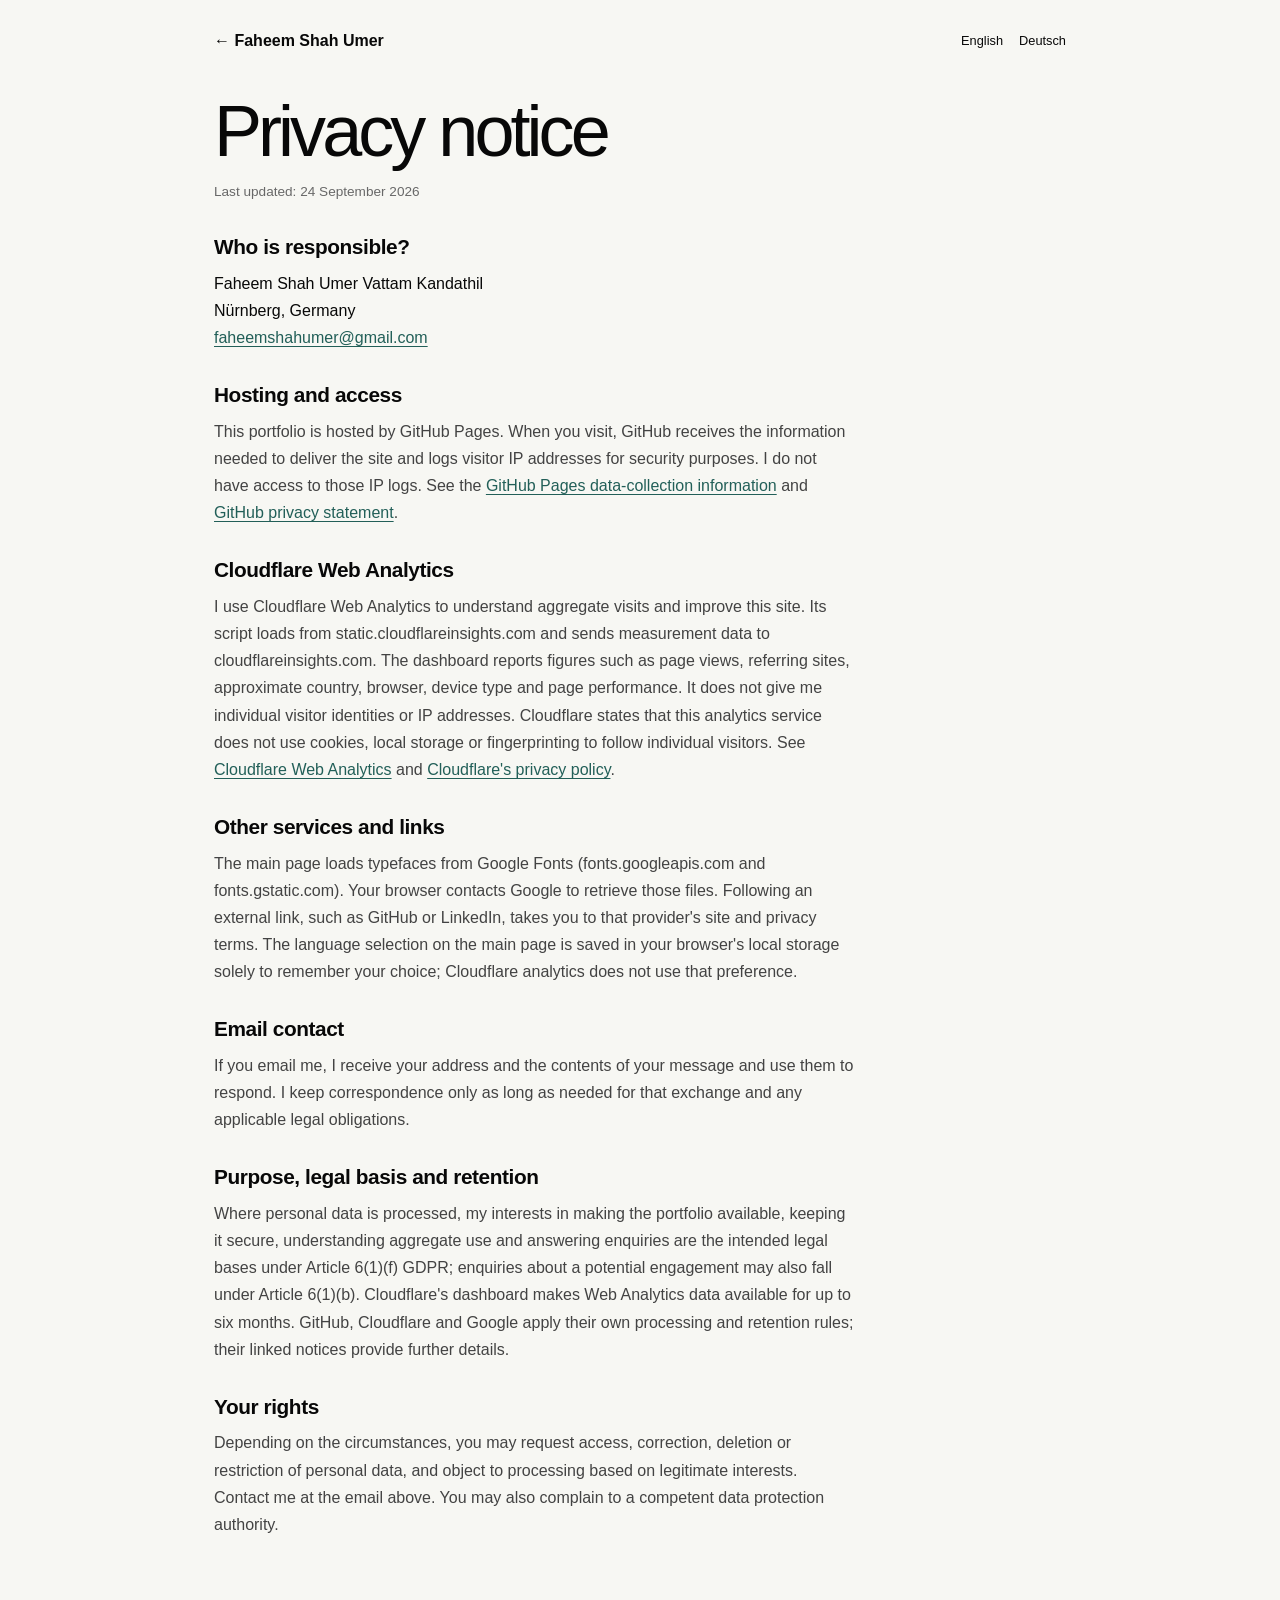
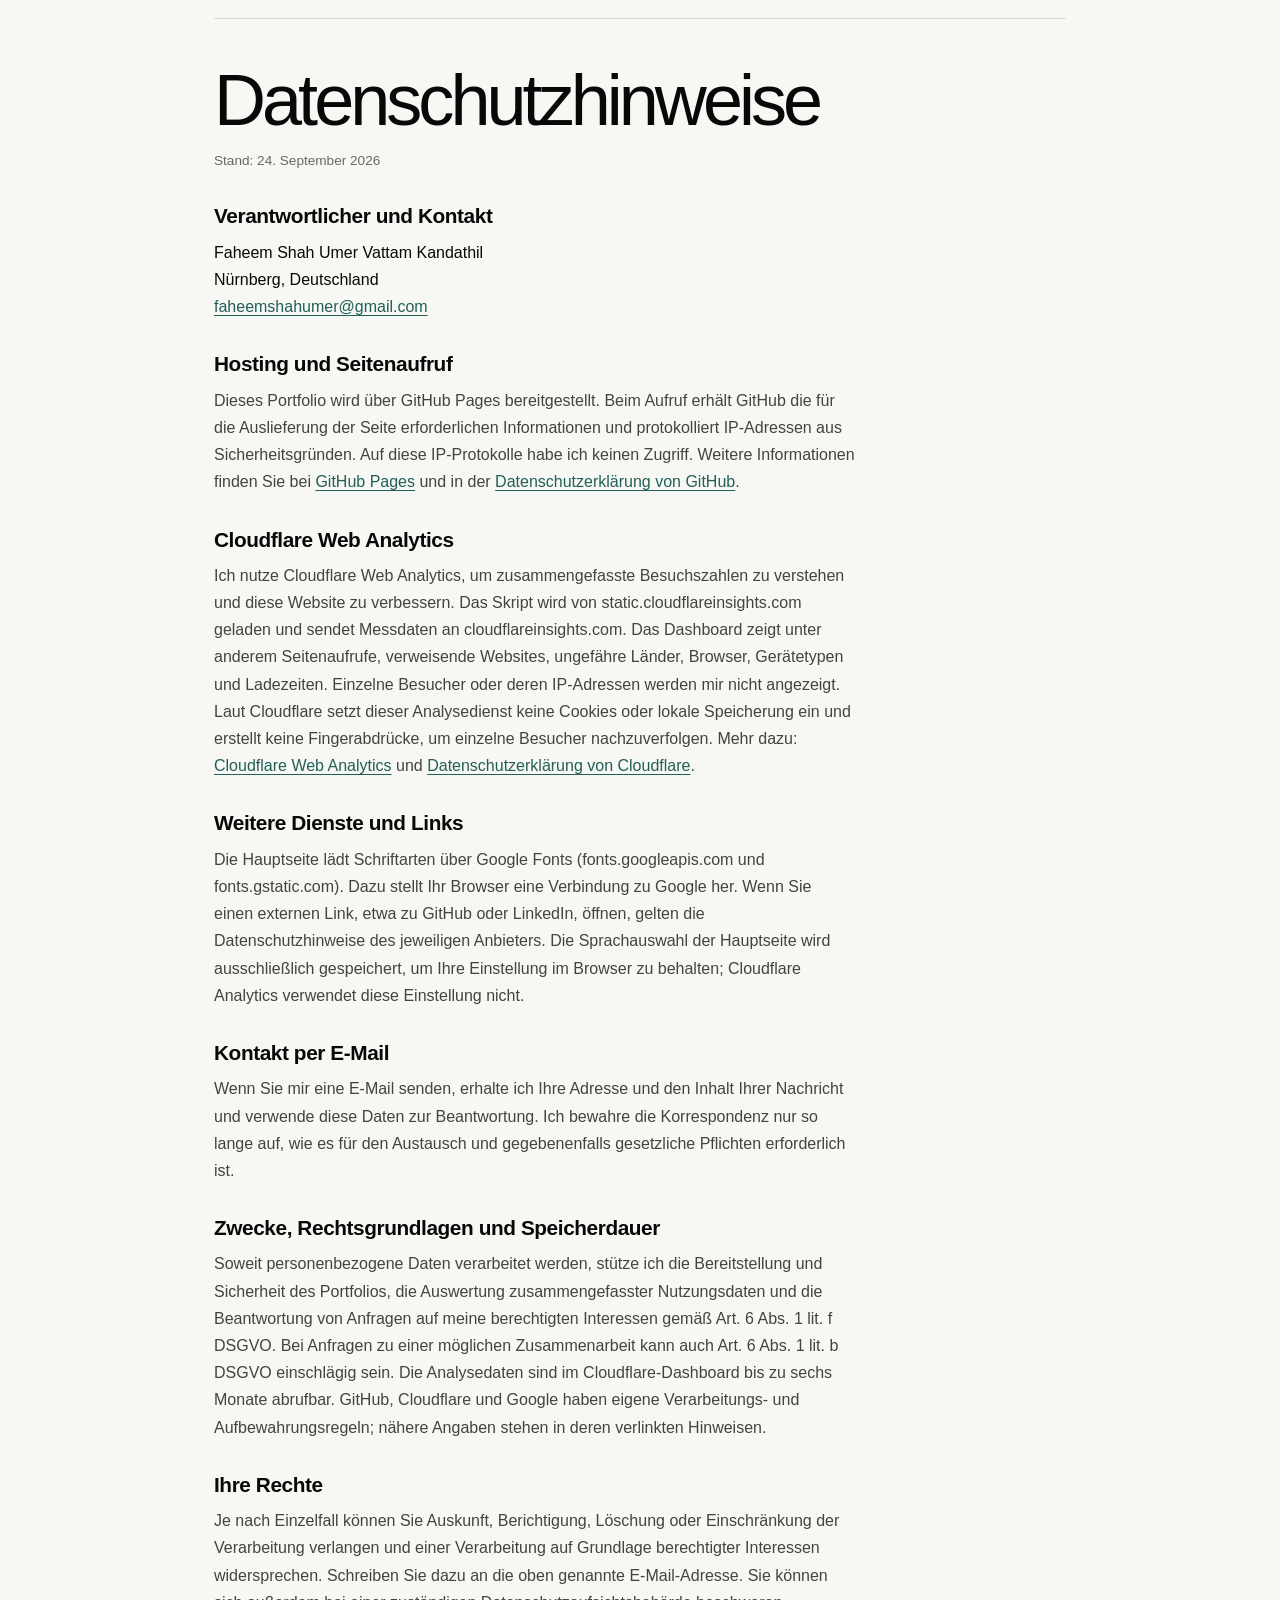
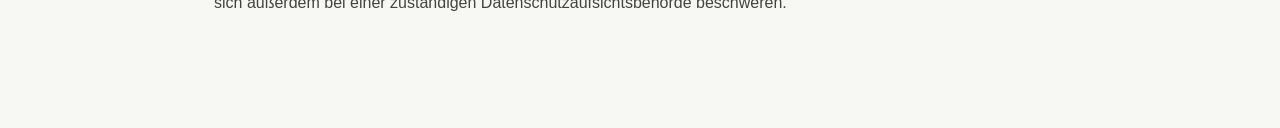
<file: privacy.html>
<!doctype html>
<html lang="en">
<head>
  <meta charset="utf-8">
  <meta name="viewport" content="width=device-width, initial-scale=1">
  <title>Privacy notice | Faheem Shah Umer</title>
  <meta name="description" content="Privacy information for Faheem Shah Umer's portfolio website.">
  <link rel="icon" href="assets/favicon.svg" type="image/svg+xml">
  <link rel="canonical" href="https://faheem-shah-umer.github.io/privacy.html">
  <link rel="stylesheet" href="styles.css">
</head>
<body class="privacy-page">
  <header class="privacy-header">
    <a class="privacy-home" href="index.html">← Faheem Shah Umer</a>
    <nav class="privacy-languages" aria-label="Language / Sprache"><a href="#english">English</a><a href="#deutsch">Deutsch</a></nav>
  </header>
  <main class="privacy-content">
    <section class="privacy-language" id="english" lang="en" aria-labelledby="privacy-title-en">
      <h1 id="privacy-title-en">Privacy notice</h1>
      <p class="privacy-date">Last updated: 24 September 2026</p>
      <h2>Who is responsible?</h2>
      <address>Faheem Shah Umer Vattam Kandathil<br>Nürnberg, Germany<br><a href="mailto:faheemshahumer@gmail.com">faheemshahumer@gmail.com</a></address>
      <h2>Hosting and access</h2>
      <p>This portfolio is hosted by GitHub Pages. When you visit, GitHub receives the information needed to deliver the site and logs visitor IP addresses for security purposes. I do not have access to those IP logs. See the <a href="https://docs.github.com/en/pages/getting-started-with-github-pages/what-is-github-pages#data-collection">GitHub Pages data-collection information</a> and <a href="https://docs.github.com/en/site-policy/privacy-policies/github-general-privacy-statement">GitHub privacy statement</a>.</p>
      <h2>Cloudflare Web Analytics</h2>
      <p>I use Cloudflare Web Analytics to understand aggregate visits and improve this site. Its script loads from static.cloudflareinsights.com and sends measurement data to cloudflareinsights.com. The dashboard reports figures such as page views, referring sites, approximate country, browser, device type and page performance. It does not give me individual visitor identities or IP addresses. Cloudflare states that this analytics service does not use cookies, local storage or fingerprinting to follow individual visitors. See <a href="https://developers.cloudflare.com/web-analytics/about/">Cloudflare Web Analytics</a> and <a href="https://www.cloudflare.com/privacypolicy/">Cloudflare's privacy policy</a>.</p>
      <h2>Other services and links</h2>
      <p>The main page loads typefaces from Google Fonts (fonts.googleapis.com and fonts.gstatic.com). Your browser contacts Google to retrieve those files. Following an external link, such as GitHub or LinkedIn, takes you to that provider's site and privacy terms. The language selection on the main page is saved in your browser's local storage solely to remember your choice; Cloudflare analytics does not use that preference.</p>
      <h2>Email contact</h2>
      <p>If you email me, I receive your address and the contents of your message and use them to respond. I keep correspondence only as long as needed for that exchange and any applicable legal obligations.</p>
      <h2>Purpose, legal basis and retention</h2>
      <p>Where personal data is processed, my interests in making the portfolio available, keeping it secure, understanding aggregate use and answering enquiries are the intended legal bases under Article 6(1)(f) GDPR; enquiries about a potential engagement may also fall under Article 6(1)(b). Cloudflare's dashboard makes Web Analytics data available for up to six months. GitHub, Cloudflare and Google apply their own processing and retention rules; their linked notices provide further details.</p>
      <h2>Your rights</h2>
      <p>Depending on the circumstances, you may request access, correction, deletion or restriction of personal data, and object to processing based on legitimate interests. Contact me at the email above. You may also complain to a competent data protection authority.</p>
    </section>

    <section class="privacy-language" id="deutsch" lang="de" aria-labelledby="privacy-title-de">
      <h1 id="privacy-title-de">Datenschutzhinweise</h1>
      <p class="privacy-date">Stand: 24. September 2026</p>
      <h2>Verantwortlicher und Kontakt</h2>
      <address>Faheem Shah Umer Vattam Kandathil<br>Nürnberg, Deutschland<br><a href="mailto:faheemshahumer@gmail.com">faheemshahumer@gmail.com</a></address>
      <h2>Hosting und Seitenaufruf</h2>
      <p>Dieses Portfolio wird über GitHub Pages bereitgestellt. Beim Aufruf erhält GitHub die für die Auslieferung der Seite erforderlichen Informationen und protokolliert IP-Adressen aus Sicherheitsgründen. Auf diese IP-Protokolle habe ich keinen Zugriff. Weitere Informationen finden Sie bei <a href="https://docs.github.com/en/pages/getting-started-with-github-pages/what-is-github-pages#data-collection">GitHub Pages</a> und in der <a href="https://docs.github.com/en/site-policy/privacy-policies/github-general-privacy-statement">Datenschutzerklärung von GitHub</a>.</p>
      <h2>Cloudflare Web Analytics</h2>
      <p>Ich nutze Cloudflare Web Analytics, um zusammengefasste Besuchszahlen zu verstehen und diese Website zu verbessern. Das Skript wird von static.cloudflareinsights.com geladen und sendet Messdaten an cloudflareinsights.com. Das Dashboard zeigt unter anderem Seitenaufrufe, verweisende Websites, ungefähre Länder, Browser, Gerätetypen und Ladezeiten. Einzelne Besucher oder deren IP-Adressen werden mir nicht angezeigt. Laut Cloudflare setzt dieser Analysedienst keine Cookies oder lokale Speicherung ein und erstellt keine Fingerabdrücke, um einzelne Besucher nachzuverfolgen. Mehr dazu: <a href="https://developers.cloudflare.com/web-analytics/about/">Cloudflare Web Analytics</a> und <a href="https://www.cloudflare.com/privacypolicy/">Datenschutzerklärung von Cloudflare</a>.</p>
      <h2>Weitere Dienste und Links</h2>
      <p>Die Hauptseite lädt Schriftarten über Google Fonts (fonts.googleapis.com und fonts.gstatic.com). Dazu stellt Ihr Browser eine Verbindung zu Google her. Wenn Sie einen externen Link, etwa zu GitHub oder LinkedIn, öffnen, gelten die Datenschutzhinweise des jeweiligen Anbieters. Die Sprachauswahl der Hauptseite wird ausschließlich gespeichert, um Ihre Einstellung im Browser zu behalten; Cloudflare Analytics verwendet diese Einstellung nicht.</p>
      <h2>Kontakt per E-Mail</h2>
      <p>Wenn Sie mir eine E-Mail senden, erhalte ich Ihre Adresse und den Inhalt Ihrer Nachricht und verwende diese Daten zur Beantwortung. Ich bewahre die Korrespondenz nur so lange auf, wie es für den Austausch und gegebenenfalls gesetzliche Pflichten erforderlich ist.</p>
      <h2>Zwecke, Rechtsgrundlagen und Speicherdauer</h2>
      <p>Soweit personenbezogene Daten verarbeitet werden, stütze ich die Bereitstellung und Sicherheit des Portfolios, die Auswertung zusammengefasster Nutzungsdaten und die Beantwortung von Anfragen auf meine berechtigten Interessen gemäß Art. 6 Abs. 1 lit. f DSGVO. Bei Anfragen zu einer möglichen Zusammenarbeit kann auch Art. 6 Abs. 1 lit. b DSGVO einschlägig sein. Die Analysedaten sind im Cloudflare-Dashboard bis zu sechs Monate abrufbar. GitHub, Cloudflare und Google haben eigene Verarbeitungs- und Aufbewahrungsregeln; nähere Angaben stehen in deren verlinkten Hinweisen.</p>
      <h2>Ihre Rechte</h2>
      <p>Je nach Einzelfall können Sie Auskunft, Berichtigung, Löschung oder Einschränkung der Verarbeitung verlangen und einer Verarbeitung auf Grundlage berechtigter Interessen widersprechen. Schreiben Sie dazu an die oben genannte E-Mail-Adresse. Sie können sich außerdem bei einer zuständigen Datenschutzaufsichtsbehörde beschweren.</p>
    </section>
  </main>
  <!-- Cloudflare Web Analytics -->
  <script type="module" src="https://static.cloudflareinsights.com/beacon.min.js" data-cf-beacon='{"token":"8c90e94ae6114be6834625c9722ca4ee"}'></script>
  <!-- End Cloudflare Web Analytics -->
</body>
</html>
</file>
<file: styles.css>
:root {
  --ink: #080808; --paper: #f7f7f3; --white: #fff; --blue: #6670ff;
  --violet: #a45cff; --aqua: #63e6de; --lime: #d9ff55; --orange: #ff9b50;
  --line: rgba(8,8,8,.12); --container: 1180px; --radius-xl: 52px;
  --radius-lg: 36px; --shadow: 0 30px 80px rgba(31,25,58,.12);
}
* { box-sizing: border-box; }
html { scroll-behavior: smooth; }
body { margin: 0; overflow-x: hidden; color: var(--ink); background: var(--paper); font-family: "Public Sans", Arial, sans-serif; -webkit-font-smoothing: antialiased; }
body::selection { color: var(--ink); background: var(--lime); }
img { display: block; max-width: 100%; }
a { color: inherit; }
button, a { -webkit-tap-highlight-color: transparent; }
h1, h2, h3, p { margin-top: 0; }
.skip-link { position: fixed; left: 1rem; top: -5rem; z-index: 100; padding: .85rem 1.1rem; border-radius: 999px; color: var(--white); background: var(--ink); }
.skip-link:focus { top: 1rem; }

.site-header { position: fixed; z-index: 50; top: 1.15rem; left: 50%; width: min(1120px, calc(100% - 2rem)); min-height: 64px; display: grid; grid-template-columns: 1fr auto 1fr; align-items: center; gap: 1rem; padding: .55rem .65rem; border: 1px solid rgba(255,255,255,.78); border-radius: 999px; background: rgba(255,255,255,.7); -webkit-backdrop-filter: blur(22px) saturate(1.35); backdrop-filter: blur(22px) saturate(1.35); box-shadow: inset 0 1px 0 rgba(255,255,255,.92),0 14px 45px rgba(26,22,48,.1); transform: translateX(-50%); transition: width .3s ease, top .3s ease, background .3s ease; }
.site-header.is-scrolled { top: .65rem; width: min(960px, calc(100% - 1.25rem)); background: rgba(255,255,255,.94); }
.brand { display: grid; place-items: center; width: 46px; height: 46px; overflow: hidden; border: 1px solid rgba(0,0,0,.12); border-radius: 50%; text-decoration: none; background: var(--white); }
.brand img { width: 24px; height: 24px; object-fit: contain; }
nav { display: flex; align-items: center; gap: clamp(.8rem,2vw,1.6rem); }
nav a { position: relative; text-decoration: none; font: 500 .8rem/1 "Onest", sans-serif; }
nav a::after { content: ""; position: absolute; left: 0; right: 100%; bottom: -.45rem; height: 2px; background: var(--ink); transition: right .25s ease; }
nav a:hover::after, nav a:focus-visible::after, nav a[aria-current="true"]::after { right: 0; }
.language-toggle { justify-self: end; min-width: 46px; height: 46px; border: 0; border-radius: 50%; color: var(--ink); background: var(--lime); font: 600 .78rem/1 "Onest", sans-serif; cursor: pointer; transition: transform .2s ease; }
.language-toggle:hover { transform: rotate(8deg) scale(1.05); }

.hero { position: relative; min-height: 1360px; overflow: hidden; padding: 9rem 1.5rem 4rem; background: linear-gradient(180deg,#fff 0%,#f8f8f5 72%,#eeeee8 100%); }
html[lang="de"] .hero { min-height: 1540px; }
.name-track { position: absolute; top: 4.2rem; left: 0; display: flex; width: max-content; white-space: nowrap; animation: marquee 28s linear infinite; }
.name-track span { padding-right: 6vw; font-size: clamp(5.75rem,12vw,12rem); font-weight: 900; letter-spacing: -.085em; line-height: .82; }
.hero-portrait-wrap { position: absolute; z-index: 3; top: 13.8rem; left: 50%; width: min(34rem,44vw); aspect-ratio: 1; overflow: hidden; border: 10px solid var(--white); border-radius: 48px; box-shadow: 0 35px 80px rgba(32,27,60,.18); transform: translateX(-50%) rotate(-1deg); }
.hero-portrait { width: 100%; height: 100%; object-fit: cover; object-position: center top; transform: scale(1.01); }
.hero-copy { position: absolute; z-index: 6; right: 1rem; bottom: 9rem; left: 1rem; width: min(850px,calc(100% - 2rem)); margin-inline: auto; text-align: center; }
.eyebrow, .section-kicker { margin-bottom: 1.1rem; color: #525252; font: 600 .72rem/1.2 "Onest", sans-serif; letter-spacing: .15em; }
h1 { margin: 0; font-size: clamp(3.5rem,7vw,6.4rem); font-weight: 500; letter-spacing: -.065em; line-height: .92; }
h1 em, h2 em { font-family: "PT Serif", Georgia, serif; font-weight: 700; }
.hero-role { max-width: 720px; margin: 1.25rem auto 0; font-size: clamp(1.05rem,2vw,1.45rem); line-height: 1.5; }
.hero-cta { position: absolute; z-index: 8; top: 37rem; right: max(2rem,calc((100vw - 1120px)/2)); width: 232px; min-height: 92px; display: flex; align-items: center; justify-content: space-between; gap: 2rem; padding: 1.45rem; border-radius: 999px; text-decoration: none; color: var(--white); background: var(--ink); font-weight: 600; transform: rotate(-4deg); transition: transform .25s ease, background .25s ease; }
.hero-cta:hover { transform: rotate(0) scale(1.03); background: var(--blue); }
.hero-cta .arrow { font-size: 1.3rem; }
.hero-proof { position: absolute; z-index: 7; top: 38rem; left: max(2rem,calc((100vw - 1120px)/2)); display: grid; grid-template-columns: auto 150px; align-items: center; gap: .8rem; }
.hero-proof strong { font-size: 3.2rem; letter-spacing: -.08em; }
.hero-proof span { font-size: .82rem; line-height: 1.35; }
.hero-tags { position: relative; z-index: 8; display: flex; flex-wrap: wrap; justify-content: center; gap: .55rem; width: 100%; margin-top: 1.15rem; }
.hero-tags span, .tag-list li { padding: .72rem 1rem; border: 1px solid rgba(255,255,255,.7); border-radius: 999px; background: linear-gradient(145deg,rgba(255,255,255,.62),rgba(255,255,255,.3)); -webkit-backdrop-filter: blur(18px) saturate(1.35); backdrop-filter: blur(18px) saturate(1.35); box-shadow: inset 0 1px 0 rgba(255,255,255,.9),0 10px 28px rgba(31,25,58,.1); font: 500 .72rem/1 "Onest", sans-serif; }
.shape { position: absolute; z-index: 4; filter: drop-shadow(0 22px 20px rgba(0,0,0,.16)); animation: float 6s ease-in-out infinite; }
.shape-sphere { top: 15rem; left: 13%; width: 120px; height: 120px; border-radius: 50%; background: radial-gradient(circle at 32% 25%,#fff 0 4%,#b8a2ff 22%,#7656ee 58%,#37208c 100%); }
.shape-cube { top: 28rem; right: 13%; width: 110px; height: 110px; border-radius: 22px; background: linear-gradient(135deg,#f2ff99,#b4dc2c 54%,#718d13); transform: rotate(18deg); animation-delay: -2s; }
.shape-cylinder { top: 34rem; left: 16%; width: 90px; height: 160px; border-radius: 999px; background: linear-gradient(120deg,#c9fff9,#54d8ce 50%,#188f8b); transform: rotate(35deg); animation-delay: -4s; }
.shape-pyramid { top: 18rem; right: 22%; width: 0; height: 0; border-left: 56px solid transparent; border-right: 56px solid transparent; border-bottom: 104px solid var(--orange); transform: rotate(-20deg); animation-delay: -1s; }

.section { padding: clamp(6rem,11vw,10rem) max(1.25rem,calc((100vw - var(--container))/2)); }
.section-heading { margin-bottom: clamp(3rem,7vw,6rem); }
.section-heading h2, .resume-section h2, .contact-section h2 { margin: 0; font-size: clamp(3.2rem,7.3vw,7rem); font-weight: 500; letter-spacing: -.07em; line-height: .92; }
.about-section { background: var(--paper); }
.about-layout { display: grid; grid-template-columns: 1.45fr 1fr 1fr; gap: 1.2rem; align-items: stretch; }
.about-card { position: relative; min-height: 390px; display: flex; flex-direction: column; justify-content: space-between; overflow: hidden; padding: clamp(1.6rem,3vw,2.4rem); border: 1px solid rgba(0,0,0,.08); border-radius: var(--radius-lg); background: var(--white); box-shadow: 0 18px 60px rgba(0,0,0,.05); }
.about-card::after { content: ""; position: absolute; width: 180px; height: 180px; border-radius: 50%; pointer-events: none; filter: blur(5px); opacity: .45; }
.about-card-main { transform: rotate(-1deg); }.about-card-main::after { right: -75px; bottom: -75px; background: var(--aqua); }
.about-card-focus { background: #edf0ff; transform: translateY(1.2rem) rotate(1.5deg); }.about-card-focus::after { top: -80px; right: -70px; background: var(--violet); }
.resume-card { min-height: 390px; text-decoration: none; color: var(--white); background: var(--ink); transform: rotate(-1.5deg); transition: transform .3s ease, background .3s ease; }
.resume-card:hover { background: var(--blue); transform: rotate(0) translateY(-8px); }.resume-card::after { right: -60px; bottom: -70px; background: var(--lime); opacity: .7; }
.card-index { position: relative; z-index: 2; color: #727272; font: 600 .7rem/1 "Onest", sans-serif; letter-spacing: .1em; }.resume-card .card-index { color: rgba(255,255,255,.55); }
.about-card h3, .resume-card h3 { position: relative; z-index: 2; margin-bottom: .7rem; font-size: clamp(1.7rem,3vw,2.3rem); letter-spacing: -.04em; line-height: 1; }
.about-card p:not(.card-index) { position: relative; z-index: 2; max-width: 50ch; color: #3e3e3e; font-size: .98rem; line-height: 1.65; }
.about-card .about-lead { color: var(--ink) !important; font-size: clamp(1.7rem,3vw,2.6rem) !important; font-weight: 500; letter-spacing: -.045em; line-height: 1.08 !important; }
.resume-arrow { position: relative; z-index: 2; align-self: flex-end; font-size: 4.5rem; }.resume-card > div { position: relative; z-index: 2; }.resume-card p:last-child { margin: 0; color: rgba(255,255,255,.65); font-size: .8rem; }
.metrics-grid { display: grid; grid-template-columns: repeat(4,1fr); gap: 1px; margin-top: clamp(5rem,9vw,8rem); overflow: hidden; border-radius: 30px; background: var(--line); }.metrics-grid div { min-height: 180px; display: flex; flex-direction: column; justify-content: space-between; padding: 1.8rem; background: var(--white); }.metrics-grid strong { font-size: clamp(3rem,5vw,5rem); letter-spacing: -.08em; }.metrics-grid span { max-width: 160px; color: #5d5d5d; font-size: .78rem; line-height: 1.35; }

.project, .stack-card, .education-card, .credentials-card { border: 1px solid rgba(255,255,255,.58); box-shadow: inset 0 1px 0 rgba(255,255,255,.72),0 24px 70px rgba(31,25,58,.07); }

.projects-section { background: var(--white); }.featured-projects { display: grid; gap: 1.4rem; }
.project { min-height: 610px; display: grid; grid-template-columns: minmax(0,1fr) minmax(0,1.1fr); overflow: hidden; border-radius: var(--radius-xl); }.project-copy { min-width: 0; display: flex; flex-direction: column; justify-content: center; padding: clamp(2rem,5vw,5rem); }
.project-meta { display: flex; gap: .8rem; margin-bottom: 1.4rem; color: #656565; font: 600 .68rem/1.3 "Onest", sans-serif; letter-spacing: .08em; }.project h3 { margin-bottom: 1.3rem; font-size: clamp(2.4rem,5vw,4.8rem); font-weight: 500; letter-spacing: -.065em; line-height: .98; }.project-copy > p { max-width: 58ch; color: #3f3f3f; font-size: .98rem; line-height: 1.65; }.tag-list { display: flex; flex-wrap: wrap; gap: .5rem; margin: 1.4rem 0 0; padding: 0; list-style: none; }.tag-list li { background: rgba(255,255,255,.55); }
.project-thesis { color: var(--white); background: #101014; }.project-thesis .project-copy > p, .project-thesis .project-meta { color: rgba(255,255,255,.66); }.project-thesis .tag-list li { border-color: rgba(255,255,255,.2); background: rgba(255,255,255,.08); }
.agent-visual { position: relative; min-height: 520px; margin: 2.5rem; overflow: hidden; border-radius: 38px; background: radial-gradient(circle at center,#7c66ff 0 8%,#27233e 8.5% 20%,#181720 20.5% 100%); }.agent-visual::before { content: ""; position: absolute; inset: 10%; border: 1px solid rgba(255,255,255,.14); border-radius: 50%; }
.agent-core, .agent-node { position: absolute; z-index: 3; display: grid; place-items: center; border: 1px solid rgba(255,255,255,.2); color: var(--white); background: rgba(255,255,255,.1); backdrop-filter: blur(10px); box-shadow: 0 15px 30px rgba(0,0,0,.18); }.agent-core { top: 50%; left: 50%; width: 154px; height: 154px; border-radius: 50%; background: var(--blue); transform: translate(-50%,-50%); }.agent-core span { font-size: 2.5rem; font-weight: 800; letter-spacing: -.08em; }.agent-core small { margin-top: -2.2rem; font-size: .48rem; letter-spacing: .13em; }.agent-node { width: 76px; height: 76px; border-radius: 22px; font: 700 .7rem/1 "Onest", sans-serif; }
.agent-one { top: 10%; left: 44%; background: #6859ce; }.agent-two { top: 25%; right: 12%; background: #008a85; }.agent-three { right: 18%; bottom: 21%; background: #bf6f20; }.agent-four { bottom: 2%; left: 50%; background: #9b3d70; transform: translateX(-50%); }.agent-five { left: 12%; bottom: 22%; background: #668b16; }.agent-six { top: 23%; left: 11%; background: #285fa8; }
.connector { position: absolute; z-index: 2; top: 50%; left: 50%; width: 32%; height: 1px; background: rgba(255,255,255,.28); transform-origin: left center; }.connector-one { transform: rotate(-92deg); }.connector-two { transform: rotate(-28deg); }.connector-three { transform: rotate(41deg); }.connector-four { width: 40%; transform: rotate(90deg); }.connector-five { transform: rotate(146deg); }.connector-six { transform: rotate(210deg); }
.project-rag { background: var(--lime); }.project-rag .project-copy { order: 2; }.rag-visual { position: relative; min-height: 520px; margin: 2.5rem; overflow: hidden; border-radius: 38px; background: linear-gradient(145deg,#f9ffe2,#fff); box-shadow: inset 0 0 0 1px rgba(0,0,0,.08); }.search-box { position: absolute; top: 12%; left: 9%; right: 9%; min-height: 70px; display: flex; align-items: center; gap: .8rem; padding: 1.2rem; border-radius: 20px; background: var(--white); box-shadow: 0 18px 45px rgba(78,100,0,.12); font-size: .78rem; }.search-dot { width: 15px; height: 15px; flex: 0 0 auto; border: 3px solid var(--ink); border-radius: 50%; }.document-stack { position: absolute; top: 39%; left: 11%; width: 44%; height: 38%; }.document-stack span { position: absolute; inset: 0; display: grid; place-items: center; border: 1px solid var(--line); border-radius: 24px; color: var(--white); background: var(--ink); font-size: 1.35rem; font-weight: 800; }.document-stack span:nth-child(2) { background: var(--blue); transform: translate(20px,-20px) rotate(5deg); }.document-stack span:nth-child(3) { color: var(--ink); background: var(--aqua); transform: translate(40px,-40px) rotate(10deg); }.rag-score { position: absolute; right: 8%; bottom: 11%; width: 190px; height: 190px; display: grid; place-content: center; padding: 1rem; border-radius: 50%; color: var(--white); background: var(--ink); text-align: center; }.rag-score strong { font-size: 3rem; letter-spacing: -.08em; }.rag-score small { max-width: 120px; line-height: 1.3; }
.project-sity { background: #e8f2f0; }.sity-visual { position: relative; min-height: 520px; display: flex; flex-direction: column; justify-content: center; align-items: center; gap: 2rem; margin: 2.5rem; padding: 3rem; overflow: hidden; border-radius: 38px; background: var(--white); }.sity-visual img { width: min(330px,80%); }.sity-visual p { margin: 0; color: #43605d; font-size: .74rem; text-align: center; }.desk-grid { display: grid; grid-template-columns: repeat(3,40px); gap: 10px; }.desk-grid span { width: 40px; height: 40px; border: 1px solid #a9bfbc; border-radius: 10px; background: #dff7f3; }.desk-grid .busy { background: #074244; box-shadow: inset 0 0 0 8px #63e6de; }.project-partner { margin: 1rem 0 0; color: #43605d !important; font-size: .78rem !important; }.project-partner a { text-underline-offset: .2rem; }.project-links { display: flex; flex-wrap: wrap; gap: 1rem; margin-top: 1.6rem; }.project-links a { font-size: .8rem; font-weight: 700; text-decoration: none; border-bottom: 1px solid; }
.project-lantern { color: var(--white); background: linear-gradient(145deg,#17152a,#09090d 72%); }.project-lantern .project-copy > p, .project-lantern .project-meta { color: rgba(255,255,255,.68); }.project-lantern .tag-list li { border-color: rgba(255,255,255,.18); background: rgba(255,255,255,.08); }.project-lantern .project-links a { color: var(--white); }.lantern-visual { min-height: 520px; display: grid; place-items: center; margin: 2.5rem; padding: clamp(1.4rem,4vw,3rem); overflow: hidden; border: 1px solid rgba(255,255,255,.13); border-radius: 38px; background: radial-gradient(circle at 50% 18%,rgba(102,112,255,.3),transparent 43%),#101018; }.lantern-window { width: min(430px,100%); overflow: hidden; border: 1px solid rgba(255,255,255,.18); border-radius: 24px; background: rgba(12,12,18,.82); box-shadow: inset 0 1px 0 rgba(255,255,255,.1),0 30px 70px rgba(0,0,0,.38); -webkit-backdrop-filter: blur(18px); backdrop-filter: blur(18px); }.lantern-window-bar { min-height: 48px; display: flex; align-items: center; gap: 7px; padding: 0 1rem; border-bottom: 1px solid rgba(255,255,255,.1); }.lantern-window-bar > span { width: 9px; height: 9px; border-radius: 50%; background: rgba(255,255,255,.28); }.lantern-window-bar strong { margin-left: auto; font: 600 .68rem/1 "Onest",sans-serif; letter-spacing: .08em; }.lantern-model { display: flex; align-items: center; gap: .9rem; margin: 1.3rem; padding: 1rem; border: 1px solid rgba(255,255,255,.12); border-radius: 18px; background: rgba(255,255,255,.06); }.lantern-model div { display: grid; gap: .35rem; }.lantern-model small { color: rgba(255,255,255,.45); font: 600 .58rem/1 "Onest",sans-serif; letter-spacing: .14em; }.lantern-model strong { font-size: .86rem; }.lantern-status { width: 14px; height: 14px; border: 3px solid rgba(200,255,50,.3); border-radius: 50%; background: var(--lime); box-shadow: 0 0 22px rgba(200,255,50,.65); }.lantern-stream { display: grid; gap: .65rem; padding: .4rem 1.3rem 1.3rem; }.lantern-stream span { height: 10px; border-radius: 999px; background: linear-gradient(90deg,rgba(255,255,255,.58),rgba(255,255,255,.08)); }.lantern-stream span:nth-child(2) { width: 82%; }.lantern-stream span:nth-child(3) { width: 91%; }.lantern-stream span:nth-child(4) { width: 58%; }.lantern-storage { display: flex; gap: .6rem; padding: 0 1.3rem 1.3rem; }.lantern-storage span { padding: .55rem .7rem; border: 1px solid rgba(255,255,255,.12); border-radius: 999px; color: rgba(255,255,255,.65); font: 500 .62rem/1 "Onest",sans-serif; }
.project-speakrag { color: var(--white); background: linear-gradient(145deg,#142329,#081116 72%); }
.project-prompt-cad { background: linear-gradient(145deg,#c9d7e9,#adbed8); }
.prompt-cad-visual { min-width: 0; min-height: 440px; display: flex; flex-direction: column; justify-content: center; gap: 1.5rem; margin: clamp(.8rem,3vw,2.5rem); padding: clamp(1rem,3vw,2rem); border: 1px solid rgba(54,76,112,.16); border-radius: 38px; background: rgba(255,255,255,.28); box-shadow: inset 0 1px 0 rgba(255,255,255,.65),0 24px 55px rgba(43,62,94,.09); }
.prompt-cad-toolbar { display: flex; flex-wrap: wrap; justify-content: space-between; gap: .75rem; color: #3f526f; font: 600 .62rem/1.4 "Onest",sans-serif; letter-spacing: .08em; }
.prompt-cad-visual img { display: block; width: 100%; height: auto; border-radius: 20px; }
.prompt-cad-visual figcaption { color: #3f526f; font-size: .72rem; line-height: 1.5; text-align: center; }
@media (max-width: 600px) {
  .prompt-cad-visual { min-height: 320px; gap: 1rem; border-radius: 27px; }
}
.project-speakrag .project-copy > p, .project-speakrag .project-meta { color: rgba(255,255,255,.7); }
.project-speakrag .tag-list li { border-color: rgba(34,233,203,.24); background: rgba(255,255,255,.07); }
.project-speakrag .project-links a { color: var(--white); }
.speakrag-visual { min-height: 520px; display: grid; place-items: center; margin: 2.5rem; padding: clamp(1.2rem,3vw,2.25rem); overflow: hidden; border: 1px solid rgba(34,233,203,.2); border-radius: 38px; background: radial-gradient(circle at 50% 24%,rgba(34,233,203,.15),transparent 46%),#07151a; box-shadow: inset 0 1px 0 rgba(255,255,255,.08),0 28px 65px rgba(0,0,0,.3); }
.speakrag-visual img { width: 100%; height: auto; display: block; border: 1px solid rgba(34,233,203,.2); border-radius: 24px; box-shadow: 0 22px 55px rgba(0,0,0,.35); }
.compact-projects { margin-top: 1.4rem; border-top: 1px solid var(--line); }.compact-project { display: grid; grid-template-columns: 80px 1fr auto; gap: 2rem; align-items: start; padding: 2.2rem 0; border-bottom: 1px solid var(--line); }.compact-number { font-size: .75rem; color: #6c6c6c; }.compact-project .project-meta { margin-bottom: .6rem; }.compact-project h3 { margin-bottom: .65rem; font-size: clamp(1.4rem,3vw,2.2rem); letter-spacing: -.04em; }.compact-project p:not(.project-meta) { max-width: 65ch; margin: 0; color: #575757; line-height: 1.55; }.compact-tech { align-self: center; padding: .65rem .9rem; border: 1px solid var(--line); border-radius: 999px; font-size: .68rem; white-space: nowrap; }

.experience-section { color: var(--white); background: var(--ink); }.section-heading-light .section-kicker { color: rgba(255,255,255,.52); }.timeline { border-top: 1px solid rgba(255,255,255,.2); }.timeline-item { border-bottom: 1px solid rgba(255,255,255,.2); }.timeline-item summary { display: grid; grid-template-columns: 140px 1fr 44px; gap: 1.5rem; align-items: center; min-height: 120px; padding: 1.4rem 0; cursor: pointer; list-style: none; }.timeline-item summary::-webkit-details-marker { display: none; }.timeline-year { color: rgba(255,255,255,.45); font: 600 .68rem/1 "Onest", sans-serif; letter-spacing: .08em; }.timeline-item summary > span:nth-child(2) { display: grid; gap: .35rem; }.timeline-item strong { font-size: clamp(1.35rem,3vw,2.2rem); font-weight: 500; letter-spacing: -.04em; }.timeline-item small { color: rgba(255,255,255,.5); font-size: .78rem; }.details-icon { position: relative; width: 44px; height: 44px; border: 1px solid rgba(255,255,255,.25); border-radius: 50%; }.details-icon::before, .details-icon::after { content: ""; position: absolute; top: 50%; left: 50%; width: 14px; height: 1px; background: var(--white); transform: translate(-50%,-50%); transition: transform .2s ease; }.details-icon::after { transform: translate(-50%,-50%) rotate(90deg); }.timeline-item[open] .details-icon::after { transform: translate(-50%,-50%) rotate(0); }.timeline-content { padding: 0 4rem 2.5rem 140px; }.timeline-content p { max-width: 780px; color: rgba(255,255,255,.72); line-height: 1.7; }.timeline-content ul { max-width: 760px; margin: 1rem 0 0; padding-left: 1.2rem; color: rgba(255,255,255,.55); line-height: 1.7; }
.timeline-brand { width: 100%; display: flex; flex-direction: column; align-items: center; gap: .25rem; }
.timeline-logo-link { display: flex; border-radius: 4px; }
.timeline-logo-link:focus-visible { outline: 2px solid currentColor; outline-offset: 5px; }
.timeline-brand img { width: 112px; height: 56px; object-fit: contain; }
.timeline-brand .timeline-year { text-align: center; line-height: 1.25; }
.thesis-title { font-style: italic; }
.project .thesis-title { font-size: 1rem; line-height: 1.5; letter-spacing: 0; }

.stack-section { background: var(--paper); }
.stack-library-intro, .stack-library, .stack-reader-dialog { display: none; }
.stack-grid { display: grid; grid-template-columns: repeat(2,1fr); gap: 1rem; }
.stack-card { overflow: hidden; border-radius: var(--radius-lg); transition: transform .3s ease, box-shadow .3s ease; }
.stack-card[open] { grid-column: 1 / -1; }
.stack-card:hover { transform: translateY(-5px); box-shadow: var(--shadow); }
.stack-card summary { min-height: 240px; display: grid; grid-template-columns: 112px 1fr 42px; align-items: center; gap: 1.35rem; padding: 1.6rem; cursor: pointer; list-style: none; }
.stack-card summary::-webkit-details-marker { display: none; }
.stack-card summary:focus-visible { outline: 3px solid var(--blue); outline-offset: -6px; border-radius: var(--radius-lg); }
.stack-summary { display: grid; gap: .55rem; }
.stack-summary small { font: 600 .65rem/1 "Onest", sans-serif; letter-spacing: .1em; opacity: .55; }
.stack-summary strong { font-size: clamp(1.55rem,3vw,2.2rem); font-weight: 600; letter-spacing: -.05em; line-height: 1; }
.stack-summary > span { max-width: 30ch; font-size: .75rem; line-height: 1.5; opacity: .66; }
.stack-toggle { position: relative; width: 42px; height: 42px; border: 1px solid currentColor; border-radius: 50%; opacity: .55; }
.stack-toggle::before, .stack-toggle::after { content: ""; position: absolute; top: 50%; left: 50%; width: 13px; height: 1px; background: currentColor; transform: translate(-50%,-50%); transition: transform .2s ease; }
.stack-toggle::after { transform: translate(-50%,-50%) rotate(90deg); }
.stack-card[open] .stack-toggle::after { transform: translate(-50%,-50%); }
.stack-orb { position: relative; width: 104px; height: 104px; display: grid; place-items: center; border-radius: 30px; color: var(--white); background: var(--ink); box-shadow: 0 18px 28px rgba(0,0,0,.15); font-size: 1.55rem; font-weight: 800; transform: rotate(-7deg); }
.tool-grid { display: grid; grid-template-columns: repeat(2,minmax(0,1fr)); gap: .65rem; padding: 0 1.6rem 1.6rem; animation: stack-open .24s ease-out; }
.stack-card[open] .tool-grid { grid-template-columns: repeat(3,minmax(0,1fr)); }
.tool { min-height: 54px; display: flex; align-items: center; gap: .7rem; padding: .65rem .75rem; border: 1px solid rgba(0,0,0,.1); border-radius: 16px; background: rgba(255,255,255,.58); font-size: .72rem; font-weight: 600; line-height: 1.25; }
.tool img, .tool-symbol { width: 30px; height: 30px; flex: 0 0 auto; object-fit: contain; }
.tool-symbol { display: grid; place-items: center; border-radius: 9px; color: var(--white); background: var(--ink); font: 700 .55rem/1 "Onest", sans-serif; letter-spacing: -.02em; }
.stack-ai { background: #e9e6ff; }.stack-ai .stack-orb { background: var(--blue); border-radius: 50%; }
.stack-graph { background: #dff8f4; }.stack-graph .stack-orb { background-color: #087b77; border-radius: 50%; transform: rotate(4deg); }
.embedding-orb { background-image: linear-gradient(32deg,transparent 48%,rgba(255,255,255,.35) 49% 51%,transparent 52%),linear-gradient(145deg,transparent 48%,rgba(255,255,255,.3) 49% 51%,transparent 52%); }
.embedding-orb i { position: absolute; width: 12px; height: 12px; border: 3px solid #087b77; border-radius: 50%; background: var(--white); }
.embedding-orb i:first-child { top: 19%; left: 22%; }.embedding-orb i:nth-child(2) { top: 28%; right: 18%; }.embedding-orb i:nth-child(3) { top: 52%; left: 45%; }.embedding-orb i:nth-child(4) { bottom: 16%; left: 18%; }.embedding-orb i:nth-child(5) { right: 19%; bottom: 16%; }
.stack-code { background: var(--lime); }.stack-code .stack-orb { color: var(--ink); background: var(--white); }
.stack-cax { color: var(--white); background: #1c1c20; }.stack-cax .stack-orb { background: var(--orange); transform: rotate(7deg); }.stack-cax .tool { border-color: rgba(255,255,255,.14); background: rgba(255,255,255,.08); }.stack-cax .tool-symbol { color: var(--ink); background: var(--orange); }
.stack-auto { background: #cffff7; }.stack-auto .stack-orb { background: #007f7a; border-radius: 999px; }
.stack-work { background: #ffdbe9; }.stack-work .stack-orb { background: #c94178; border-radius: 50%; }
@keyframes stack-open { from { opacity: 0; transform: translateY(-8px); } }

.education-section { background: var(--white); }.education-grid { display: grid; grid-template-columns: repeat(2,1fr); gap: 1rem; }.education-card, .credentials-card { position: relative; min-height: 440px; overflow: hidden; padding: clamp(1.8rem,4vw,3.2rem); border-radius: var(--radius-lg); }.education-master { background: #dfe2ff; }.education-bachelor { background: #dff8f4; }.degree-year { color: #5d5d5d; font: 600 .68rem/1 "Onest", sans-serif; letter-spacing: .09em; }.education-card h3 { max-width: 560px; margin: 3rem 0 .7rem; font-size: clamp(2.3rem,4vw,4rem); font-weight: 500; letter-spacing: -.06em; line-height: 1; }.education-card > p:nth-of-type(2) { font-weight: 600; }.education-card ul { position: relative; z-index: 2; margin: 2rem 0 0; padding-left: 1.2rem; color: #454545; line-height: 1.65; }.edu-mark { position: absolute; right: -1rem; bottom: -5rem; color: rgba(255,255,255,.55); font-size: 18rem; font-weight: 900; line-height: 1; }.credentials-card { grid-column: 1 / -1; min-height: 330px; display: grid; grid-template-columns: 1fr 1.6fr; gap: 3rem; color: var(--white); background: var(--ink); }.credentials-card .card-index { color: rgba(255,255,255,.45); }.credentials-card h3 { align-self: end; margin: 0; font-size: clamp(2.4rem,5vw,4.8rem); letter-spacing: -.06em; line-height: .95; }.credentials-card ul { grid-column: 2; grid-row: 1 / span 2; margin: 0; padding: 0; list-style: none; }.credentials-card li { display: grid; gap: .3rem; padding: .85rem 0; border-bottom: 1px solid rgba(255,255,255,.18); color: rgba(255,255,255,.72); line-height: 1.4; }.credentials-card li p { margin: 0; color: rgba(255,255,255,.58); font-size: .76rem; line-height: 1.5; }.credentials-card li small { color: rgba(255,255,255,.42); font: 500 .65rem/1.3 "Onest",sans-serif; letter-spacing: .04em; }.credentials-card a { text-decoration: none; }.language-levels { grid-column: 2; display: flex; gap: 1rem; align-self: end; }.language-levels span { display: grid; gap: .2rem; flex: 1; padding: 1rem; border-radius: 16px; color: rgba(255,255,255,.66); background: rgba(255,255,255,.08); font-size: .74rem; }.language-levels strong { color: var(--white); }

.resume-section { position: relative; min-height: 680px; display: flex; flex-direction: column; justify-content: center; align-items: center; overflow: hidden; padding: 6rem 1.5rem; text-align: center; background: var(--blue); }.resume-section .section-kicker { color: rgba(255,255,255,.72); }.resume-section h2 { position: relative; z-index: 2; color: var(--white); }.resume-section .button { position: relative; z-index: 2; margin-top: 2.5rem; }.resume-shape { position: absolute; filter: drop-shadow(0 25px 25px rgba(0,0,0,.18)); }.resume-shape-one { left: 9%; bottom: 12%; width: 150px; height: 150px; border-radius: 32px; background: linear-gradient(135deg,#f1ff99,#9dcc19); transform: rotate(18deg); }.resume-shape-two { top: 12%; right: 10%; width: 150px; height: 150px; border-radius: 50%; background: radial-gradient(circle at 30% 25%,#fff,#b99cff 20%,#6a4ed5 70%); }.button { min-width: 230px; min-height: 72px; display: inline-flex; align-items: center; justify-content: space-between; gap: 2rem; padding: 1.2rem 1.5rem; border-radius: 999px; text-decoration: none; font-weight: 700; transition: transform .25s ease, background .25s ease, color .25s ease; }.button:hover { transform: translateY(-4px); }.button-dark { color: var(--white); background: var(--ink); }.button-light { color: var(--ink); background: var(--white); }.button-outline { color: var(--white); border: 1px solid rgba(255,255,255,.4); }
.contact-section { position: relative; min-height: 780px; display: flex; flex-direction: column; justify-content: center; align-items: center; overflow: hidden; padding: 7rem 1.5rem; color: var(--white); background: var(--ink); text-align: center; }.contact-section .section-kicker { color: rgba(255,255,255,.5); }.contact-section > p:not(.section-kicker) { position: relative; z-index: 2; max-width: 650px; margin: 1.7rem auto 0; color: rgba(255,255,255,.65); line-height: 1.65; }.contact-actions { position: relative; z-index: 2; display: flex; flex-wrap: wrap; justify-content: center; gap: .8rem; margin-top: 2.4rem; }.contact-email { position: relative; z-index: 2; margin-top: 3rem; color: rgba(255,255,255,.7); font-size: clamp(1rem,2.4vw,1.7rem); text-underline-offset: .35rem; }.contact-orbit { position: absolute; width: min(800px,85vw); aspect-ratio: 1; border: 1px solid rgba(255,255,255,.08); border-radius: 50%; animation: spin 30s linear infinite; }.contact-orbit::before, .contact-orbit::after { content: ""; position: absolute; inset: 16%; border: 1px solid rgba(255,255,255,.07); border-radius: 50%; }.contact-orbit::after { inset: 32%; }.contact-orbit span { position: absolute; width: 38px; height: 38px; border-radius: 12px; background: var(--lime); }.contact-orbit span:first-child { top: 5%; left: 30%; }.contact-orbit span:nth-child(2) { right: 5%; bottom: 30%; border-radius: 50%; background: var(--violet); }.contact-orbit span:nth-child(3) { left: 10%; bottom: 12%; background: var(--aqua); transform: rotate(30deg); }
.stack-hover-preview { display: none; }
footer { min-height: 120px; display: grid; grid-template-columns: auto 1fr; align-items: center; gap: 1rem; padding: 1.5rem max(1.25rem,calc((100vw - var(--container))/2)); background: var(--white); }.footer-brand { width: 42px; height: 42px; }footer p { justify-self: end; margin: 0; color: #5c5c5c; font-size: .7rem; }
.reveal { opacity: 0; transform: translateY(30px); transition: opacity .75s ease, transform .75s cubic-bezier(.2,.7,.2,1); }.reveal.is-visible { opacity: 1; transform: translateY(0); }
@keyframes marquee { to { transform: translateX(-50%); } }@keyframes float { 0%,100% { translate: 0 0; } 50% { translate: 0 -18px; } }@keyframes spin { to { transform: rotate(360deg); } }

@media (min-width: 981px) {
  .stack-library-intro { display: block; max-width: 610px; margin: 1.8rem 0 0; color: #626262; font-size: 1rem; line-height: 1.65; }
  .stack-library { position: relative; display: block; margin-top: clamp(4rem,8vw,7rem); padding: clamp(2rem,4vw,3.5rem) clamp(1rem,3vw,2.4rem) 0; border: 1px solid rgba(255,255,255,.9); border-radius: 48px; background: linear-gradient(145deg,rgba(255,255,255,.74),rgba(255,255,255,.38)); box-shadow: inset 0 1px 0 #fff,0 28px 80px rgba(31,25,58,.09); }
  .stack-library-prompt { margin: 0 0 2.3rem; color: #777; font-size: .8rem; text-align: right; }
  .stack-books { min-height: 350px; display: flex; align-items: end; justify-content: center; gap: clamp(.45rem,1.2vw,.9rem); padding: 0 1rem; perspective: 1200px; }
  .stack-book { position: relative; width: clamp(82px,8.5vw,116px); height: var(--book-height,300px); flex: 0 0 auto; overflow: hidden; padding: 1rem .72rem; border: 0; border-radius: 6px 14px 9px 5px; color: var(--book-ink,#fff); background: radial-gradient(circle at 30% 20%,rgba(255,255,255,.11) 0 1px,transparent 1.2px),linear-gradient(90deg,rgba(0,0,0,.22) 0 7px,rgba(255,255,255,.1) 8px,transparent 12px),linear-gradient(145deg,rgba(255,255,255,.16),transparent 38%),var(--book-cover); background-size: 7px 7px,auto,auto,auto; box-shadow: inset -5px 0 0 rgba(255,255,255,.12),inset 10px 0 16px rgba(0,0,0,.12),0 18px 24px rgba(31,25,58,.14); cursor: pointer; transform: rotateY(-2deg); transform-origin: bottom center; transition: transform .3s cubic-bezier(.2,.75,.25,1),box-shadow .3s ease,filter .3s ease; }
  .stack-book::before, .stack-book::after { content: ""; position: absolute; right: 8px; left: 10px; height: 7px; border-top: 1px solid rgba(255,255,255,.3); border-bottom: 1px solid rgba(0,0,0,.2); background: linear-gradient(180deg,rgba(255,255,255,.15),rgba(0,0,0,.12)); box-shadow: 0 2px 5px rgba(0,0,0,.12); opacity: .8; }
  .stack-book::before { top: 48px; }
  .stack-book::after { bottom: 48px; }
  .stack-book:hover, .stack-book:focus-visible { z-index: 2; outline: 0; filter: saturate(1.08); transform: rotateY(0) translateY(-18px) rotate(-1deg); box-shadow: inset -5px 0 0 rgba(255,255,255,.16),inset 10px 0 16px rgba(0,0,0,.08),0 30px 38px rgba(31,25,58,.22); }
  .stack-book:focus-visible { outline: 3px solid var(--ink); outline-offset: 5px; }
  .stack-book-number { position: absolute; top: 19px; right: 14px; font: 600 .68rem/1 "Onest",sans-serif; letter-spacing: .11em; opacity: .78; }
  .stack-book-title { position: absolute; inset: 69px 0 62px; display: flex; align-items: center; justify-content: center; writing-mode: vertical-rl; transform: rotate(180deg); font-family: "PT Serif",Georgia,serif; font-size: clamp(.94rem,1.18vw,1.08rem); font-weight: 700; letter-spacing: .035em; line-height: 1.05; text-align: center; }
  .stack-book-code { position: absolute; right: 12px; bottom: 16px; font: 600 .68rem/1 "Onest",sans-serif; letter-spacing: .08em; }
  .stack-library-table { position: relative; height: 76px; margin: 0 -1.2rem; border-radius: 9px 9px 28px 28px; background: repeating-linear-gradient(92deg,transparent 0 74px,rgba(255,255,255,.025) 76px,transparent 80px),linear-gradient(180deg,#865037 0,#60331f 13%,#3c1e13 16%,#512a1a 70%,#29130d 100%); box-shadow: inset 0 3px 0 rgba(255,255,255,.16),inset 0 -8px 18px rgba(0,0,0,.26),0 24px 34px rgba(31,25,58,.22); }
  .stack-library-table::before { content: ""; position: absolute; top: 13px; right: 4%; left: 4%; height: 1px; background: rgba(255,255,255,.12); box-shadow: 0 3px 5px rgba(0,0,0,.35); }
  .stack-grid { display: none; }
  .stack-reader-dialog { position: fixed; inset: 0; width: min(1120px,calc(100vw - 2rem)); height: min(720px,calc(100vh - 3rem)); height: min(720px,calc(100dvh - 3rem)); max-width: none; max-height: none; margin: auto; overflow: visible; padding: 0; border: 0; background: transparent; opacity: 0; transform: translateY(24px) scale(.96); transition: opacity .25s ease,transform .42s cubic-bezier(.18,.86,.22,1),display .42s allow-discrete,overlay .42s allow-discrete; }
  .stack-reader-dialog[open] { display: block; opacity: 1; transform: translateY(0) scale(1); }
  .stack-reader-dialog::backdrop { background: rgba(8,8,8,.6); -webkit-backdrop-filter: blur(12px); backdrop-filter: blur(12px); }
  .stack-reader { position: relative; height: 100%; padding: 2.7rem 1.5rem 1.5rem; perspective: 1800px; }
  .stack-reader-close { position: absolute; z-index: 8; top: -4px; right: 8px; width: 44px; height: 44px; border: 1px solid rgba(255,255,255,.6); border-radius: 50%; color: var(--white); background: rgba(8,8,8,.76); cursor: pointer; transition: transform .2s ease,background .2s ease; }
  .stack-reader-close:hover, .stack-reader-close:focus-visible { outline: 0; background: var(--book-accent); transform: rotate(8deg); }
  .stack-reader-nav { position: absolute; z-index: 8; top: 50%; width: 58px; height: 58px; display: grid; place-items: center; padding: 0; border: 1px solid rgba(255,255,255,.55); border-radius: 50%; color: var(--white); background: linear-gradient(145deg,rgba(255,255,255,.24),rgba(255,255,255,.08)); -webkit-backdrop-filter: blur(18px) saturate(1.35); backdrop-filter: blur(18px) saturate(1.35); box-shadow: inset 0 1px 0 rgba(255,255,255,.5),0 16px 36px rgba(0,0,0,.24); cursor: pointer; transform: translateY(-50%); transition: transform .25s ease,background .25s ease,border-color .25s ease; }
  .stack-reader-nav span { font: 400 1.5rem/1 "Public Sans",sans-serif; transition: transform .25s ease; }
  .stack-reader-prev { left: 2rem; }
  .stack-reader-next { right: 2rem; }
  .stack-reader-nav:hover, .stack-reader-nav:focus-visible { outline: 0; border-color: rgba(255,255,255,.9); background: linear-gradient(145deg,rgba(255,255,255,.38),rgba(255,255,255,.14)); transform: translateY(-50%) scale(1.08); }
  .stack-reader-prev:hover span, .stack-reader-prev:focus-visible span { transform: translateX(-3px); }
  .stack-reader-next:hover span, .stack-reader-next:focus-visible span { transform: translateX(3px); }
  .stack-open-book { position: relative; height: 100%; min-height: 0; display: grid; grid-template-columns: 1fr 1fr; filter: drop-shadow(0 38px 40px rgba(0,0,0,.32)); transform-style: preserve-3d; }
  .stack-open-book::before { content: ""; position: absolute; z-index: -1; inset: -7px -8px -9px; border-radius: 38px; background: #171717; box-shadow: inset 0 0 0 2px rgba(255,255,255,.08); }
  .stack-open-book::after { content: ""; position: absolute; z-index: 5; top: 12px; bottom: 12px; left: 50%; width: 34px; background: linear-gradient(90deg,transparent,rgba(31,25,58,.17),rgba(255,255,255,.64),rgba(31,25,58,.15),transparent); transform: translateX(-50%); pointer-events: none; }
  .stack-page { position: relative; height: 100%; min-height: 0; display: flex; flex-direction: column; overflow: hidden auto; padding: 2.4rem clamp(2.3rem,4vw,4rem) 3rem; color: #191817; background-color: #fffefa; background-image: radial-gradient(circle at 20% 30%,rgba(80,61,32,.045) 0 1px,transparent 1.2px),linear-gradient(90deg,#e9e5da,#fffefa 9%,#fffefa 88%,#e9e5da); background-size: 14px 14px,auto; backface-visibility: hidden; transition: transform .7s cubic-bezier(.18,.82,.25,1); }
  .stack-page-left { border-radius: 32px 4px 4px 32px; transform: rotateY(84deg); transform-origin: right center; }
  .stack-page-right { border-radius: 4px 32px 32px 4px; background-image: radial-gradient(circle at 70% 25%,rgba(80,61,32,.045) 0 1px,transparent 1.2px),linear-gradient(90deg,#e9e5da,#fffefa 12%,#fffefa 93%,#ece8de); transform: rotateY(-84deg); transform-origin: left center; }
  .stack-reader-dialog.is-unfolded .stack-page { transform: rotateY(0); }
  .stack-reader-summary { position: relative; z-index: 1; }
  .stack-reader-volume { display: flex; align-items: center; gap: .85rem; margin: 0 0 .85rem; color: var(--book-accent,var(--blue)); font: 600 .72rem/1 "Onest",sans-serif; letter-spacing: .16em; text-transform: uppercase; }
  .stack-reader-volume::after { content: ""; width: 42px; height: 2px; background: currentColor; }
  .stack-reader-summary strong { display: block; max-width: 9ch; margin: 0; font-family: "PT Serif",Georgia,serif; font-size: clamp(2.75rem,4vw,4.4rem); font-weight: 400; letter-spacing: -.045em; line-height: .92; }
  .stack-reader-description { display: block; max-width: 38ch; margin: 1.35rem 0 1.7rem; color: #5f5a53; font-family: "PT Serif",Georgia,serif; font-size: 1.02rem; line-height: 1.62; }
  .stack-reader-mark { position: absolute; z-index: 0; right: 2.5rem; bottom: 1rem; color: var(--book-accent,var(--blue)); font: 700 10rem/.8 "Public Sans",sans-serif; letter-spacing: -.1em; opacity: .075; pointer-events: none; }
  .stack-page-tools { position: relative; z-index: 1; display: grid; grid-template-columns: 1fr; margin-top: auto; }
  .stack-page-right .stack-page-tools { margin: auto 0; }
  .stack-page-tool { min-height: 42px; display: grid; grid-template-columns: 26px 28px 1fr; align-items: center; gap: .6rem; border-bottom: 1px solid rgba(25,24,23,.14); font-size: .86rem; font-weight: 600; line-height: 1.25; }
  .stack-tool-number { color: #918b82; font: 500 .68rem/1 "Onest",sans-serif; }
  .stack-page-tool-icon { width: 24px; height: 24px; padding: 0; border: 0; border-radius: 0; object-fit: contain; background: transparent; box-shadow: none; }
  .stack-page-tool .tool-symbol { width: 24px; height: 24px; border-radius: 6px; color: var(--book-ink,#fff); background: var(--book-accent,var(--ink)); font: 700 .5rem/1 "Onest",sans-serif; }
  .name-track { top: 5.6rem; }
  .name-track span { font-size: clamp(5.5rem,10.5vw,10.75rem); }
  .contact-section > .section-kicker, .contact-section > h2 { position: relative; z-index: 2; }
}

@media (min-width: 1280px) {
  .stack-reader-prev { left: -3.8rem; }
  .stack-reader-next { right: -3.8rem; }
}

@media (min-width: 981px) and (hover: hover) and (pointer: fine) {
  .stack-hover-preview { position: fixed; z-index: 45; display: block; padding: .8rem; border: 1px solid rgba(255,255,255,.88); border-radius: 24px; background: rgba(247,247,243,.96); -webkit-backdrop-filter: blur(18px) saturate(1.2); backdrop-filter: blur(18px) saturate(1.2); box-shadow: 0 24px 70px rgba(31,25,58,.22); opacity: 0; visibility: hidden; transform: translateY(8px) scale(.97); transform-origin: 50% 50%; transition: opacity .18s ease, transform .25s cubic-bezier(.2,.75,.25,1), visibility 0s linear .25s; pointer-events: none; }
  .stack-hover-preview.is-visible { opacity: 1; visibility: visible; transform: translateY(0) scale(1); transition-delay: 0s; pointer-events: auto; }
  .stack-hover-tools { display: grid; grid-template-columns: repeat(3,minmax(0,1fr)); gap: .55rem; }
  .stack-hover-preview .tool { min-height: 50px; background: rgba(255,255,255,.9); box-shadow: 0 6px 18px rgba(31,25,58,.06); }
}

@media (max-width: 980px) {
  .site-header nav { gap: clamp(.55rem,1.4vw,1rem); }.site-header nav a { padding-bottom: .48rem; font-size: .72rem; }.site-header nav a::after { bottom: 0; height: 2px; border-radius: 999px; }.site-header nav a[aria-current="true"] { font-weight: 700; }.about-layout { grid-template-columns: 1fr 1fr; }.about-card-main { grid-column: 1 / -1; }.resume-card { transform: rotate(1deg); }.metrics-grid { grid-template-columns: repeat(2,1fr); }.project { grid-template-columns: 1fr; }.project-copy { order: 2; }.agent-visual, .rag-visual, .sity-visual, .lantern-visual { min-height: 480px; }.project-rag .rag-visual { order: 1; }.stack-grid { grid-template-columns: repeat(2,1fr); }.credentials-card { grid-template-columns: 1fr; }.credentials-card ul, .language-levels { grid-column: auto; grid-row: auto; }
}
@media (max-width: 700px) {
  :root { --radius-xl: 34px; --radius-lg: 28px; }.site-header { grid-template-columns: 1fr auto; }.site-header nav { display: none; }.hero { min-height: 1400px; }.name-track { top: 7rem; }.name-track span { font-size: 21vw; }.hero-portrait-wrap { top: 13.6rem; width: min(78vw,430px); border-width: 7px; border-radius: 35px; }.hero-copy { top: auto; bottom: 8rem; }.hero-role { font-size: 1rem; }.hero-proof { top: 36.5rem; left: 1rem; grid-template-columns: auto 105px; }.hero-proof strong { font-size: 2.5rem; }.hero-proof span { font-size: .66rem; }.hero-cta { top: 36rem; right: .7rem; width: 168px; min-height: 70px; padding: 1.1rem; font-size: .72rem; }.shape-sphere { top: 13rem; left: -1rem; width: 82px; height: 82px; }.shape-cube { top: 25rem; right: -1rem; width: 78px; height: 78px; }.shape-cylinder { top: 29rem; left: 2%; width: 52px; height: 102px; }.shape-pyramid { display: none; }.section { padding-top: 6rem; padding-bottom: 6rem; }.section-heading h2, .resume-section h2, .contact-section h2 { font-size: clamp(2.9rem,14vw,4.4rem); }.about-layout, .metrics-grid, .stack-grid, .education-grid { grid-template-columns: 1fr; }.about-card-main, .credentials-card { grid-column: auto; }.about-card { min-height: 340px; transform: none; }.about-card-focus { transform: none; }.metrics-grid div { min-height: 150px; }.project { min-height: auto; }.project-copy { padding: 2rem 1.4rem 2.5rem; }.project h3 { font-size: 2.6rem; }.agent-visual, .rag-visual, .sity-visual, .lantern-visual { min-height: 390px; margin: .8rem; border-radius: 27px; }.agent-node { width: 58px; height: 58px; border-radius: 17px; }.agent-core { width: 120px; height: 120px; }.agent-core small { margin-top: -1.8rem; }.rag-score { width: 150px; height: 150px; }.rag-score strong { font-size: 2.3rem; }.compact-project { grid-template-columns: 42px 1fr; gap: 1rem; }.compact-tech { grid-column: 2; justify-self: start; }.timeline-item summary { grid-template-columns: 76px minmax(0,1fr) 38px; gap: .75rem; }.timeline-item:not(.timeline-item-branded) .timeline-year { grid-column: 1 / -1; }.timeline-brand img { width: 68px; height: 42px; }.timeline-brand .timeline-year { font-size: .5rem; letter-spacing: .02em; }.timeline-content { padding: 0 0 2rem; }.stack-card summary { min-height: 210px; grid-template-columns: 82px 1fr 38px; gap: .9rem; padding: 1.2rem; }.stack-orb { width: 76px; height: 76px; border-radius: 22px; font-size: 1.15rem; }.stack-toggle { width: 38px; height: 38px; }.tool-grid { grid-template-columns: 1fr; padding: 0 1.2rem 1.2rem; }.education-card { min-height: 460px; }.credentials-card { min-height: 480px; }.language-levels { flex-direction: column; }.resume-shape-one { left: -2rem; bottom: 7%; width: 100px; height: 100px; }.resume-shape-two { top: 10%; right: -2rem; width: 105px; height: 105px; }.contact-actions { flex-direction: column; width: min(320px,100%); }.contact-actions .button { width: 100%; }footer { grid-template-columns: 1fr; justify-items: center; text-align: center; }footer p:last-child { justify-self: center; }
}
@media (max-width: 700px) {
  .site-header, .site-header.is-scrolled { top: .5rem; width: calc(100% - 1rem); grid-template-columns: 46px minmax(0,1fr) 46px; padding: .55rem .65rem .7rem; border-radius: 30px; }
  .site-header .brand { grid-column: 1; grid-row: 1; }
  .site-header .language-toggle { grid-column: 3; grid-row: 1; }
  .site-header nav { grid-column: 1 / -1; grid-row: 2; display: flex; justify-content: flex-start; gap: clamp(.65rem,3vw,1rem); width: 100%; overflow-x: auto; padding: .05rem .1rem .6rem; scrollbar-width: none; scroll-behavior: smooth; }
  .site-header nav::-webkit-scrollbar { display: none; }
  .site-header nav a { flex: 0 0 auto; font-size: .64rem; }
  .hero { min-height: 1400px; }
  .name-track { top: 10rem; }
  .hero-portrait-wrap { top: 16.6rem; }
  .shape-sphere { top: 16rem; }
  .shape-cube { top: 28rem; }
  .shape-cylinder { top: 32rem; }
  .hero-proof { top: 39.5rem; }
  .hero-cta { top: 39rem; }
  .hero-copy { top: auto; bottom: 8rem; }
}
@media (max-width: 700px) { html[lang="de"] .hero { min-height: 1560px; } }
@media (min-width: 701px) and (max-width: 980px) { .hero { min-height: 1440px; }.stack-card[open] .tool-grid { grid-template-columns: repeat(2,minmax(0,1fr)); } }
@media (max-width: 700px) { .stack-card[open] .tool-grid { grid-template-columns: 1fr; } }
@media (max-width: 700px) {
  .hero { min-height: 1220px; }
  html[lang="de"] .hero { min-height: 1360px; }
  .name-track span { font-size: 17vw; }
  .hero-copy { top: 47rem; bottom: auto; }
}
@media (prefers-reduced-motion: reduce) { *, *::before, *::after { scroll-behavior: auto !important; animation: none !important; transition: none !important; }.reveal, .stack-page { opacity: 1 !important; transform: none !important; translate: none !important; rotate: none !important; scale: none !important; } }

.project-step-rag { background: linear-gradient(145deg,#eef8f6,#dff1ed); }
.step-rag-visual { min-height: 520px; display: flex; flex-wrap: wrap; align-content: center; justify-content: center; align-items: center; gap: 1rem; margin: 2.5rem; padding: clamp(1.4rem,4vw,3rem); border: 1px solid rgba(31,83,78,.14); border-radius: 38px; background: radial-gradient(circle at 50% 35%,rgba(255,255,255,.94),rgba(255,255,255,.55)); box-shadow: inset 0 1px 0 rgba(255,255,255,.85),0 24px 55px rgba(26,78,73,.09); }
.step-rag-stage { width: min(132px,27%); min-height: 142px; display: flex; flex-direction: column; justify-content: center; align-items: center; gap: .55rem; padding: 1rem .7rem; border: 1px solid rgba(31,83,78,.13); border-radius: 24px; background: rgba(255,255,255,.72); text-align: center; box-shadow: 0 16px 32px rgba(30,74,70,.08); }
.step-rag-stage img { width: 38px; height: 38px; object-fit: contain; }
.step-rag-stage span { font: 700 .75rem/1.2 "Onest",sans-serif; }
.step-rag-stage small { color: #55706d; font: 500 .62rem/1.35 "Onest",sans-serif; }
.step-rag-arrow { color: #418d84; font-size: 1.5rem; }
.step-rag-query { flex: 0 0 min(470px,100%); min-height: 72px; display: flex; align-items: center; justify-content: center; gap: .8rem; margin-top: 1rem; padding: 1rem 1.3rem; border-radius: 999px; color: var(--white); background: #123f3d; box-shadow: 0 18px 36px rgba(18,63,61,.2); }
.step-rag-query img { width: 30px; height: 30px; object-fit: contain; filter: brightness(0) invert(1); }
.step-rag-query span { font: 600 .76rem/1.35 "Onest",sans-serif; text-align: center; }
.contact-action-label { display: inline-flex; align-items: center; gap: .7rem; }
.contact-action-label img { width: 24px; height: 24px; flex: 0 0 auto; object-fit: contain; }
.button-outline .contact-action-label img[src$="git.svg"] { filter: brightness(0) invert(1); }

@media (max-width: 700px) {
  .step-rag-visual { min-height: 390px; gap: .55rem; margin: .8rem; padding: 1.2rem .8rem; border-radius: 27px; }
  .step-rag-stage { width: 29%; min-height: 126px; padding: .8rem .35rem; }
  .step-rag-stage span { font-size: .64rem; }
  .step-rag-stage small { font-size: .54rem; }
  .step-rag-arrow { font-size: 1rem; }
  .step-rag-query { min-height: 64px; margin-top: .5rem; }
}

@media (max-width: 980px) {
  .speakrag-visual { min-height: 480px; }
}

@media (max-width: 700px) {
  .speakrag-visual { min-height: 390px; margin: .8rem; padding: 1rem; border-radius: 27px; }
  .speakrag-visual img { border-radius: 18px; }
}

footer p a { color: inherit; text-underline-offset: .2em; }
footer p a:hover, footer p a:focus-visible { color: var(--ink); }

.privacy-page { min-height: 100vh; }
.privacy-header { display: flex; align-items: center; justify-content: space-between; gap: 1rem; max-width: 900px; margin: 0 auto; padding: 2rem 1.5rem 0; }
.privacy-header a { color: var(--ink); text-underline-offset: .2em; }
.privacy-home { font-weight: 700; text-decoration: none; }
.privacy-languages { display: flex; gap: 1rem; font-size: .85rem; }
.privacy-content { max-width: 900px; margin: 0 auto; padding: 3rem 1.5rem 6rem; }
.privacy-content h1 { margin: 0 0 1rem; font-size: clamp(2.5rem,6vw,4.5rem); letter-spacing: -.055em; }
.privacy-content h2 { margin: 2rem 0 .65rem; font-size: 1.3rem; letter-spacing: -.02em; }
.privacy-content p { max-width: 72ch; margin: 0 0 1rem; color: #434343; line-height: 1.7; }
.privacy-content a { color: #225f58; text-underline-offset: .2em; }
.privacy-content .privacy-date { margin-bottom: 2rem; color: #686868; font-size: .85rem; }
.privacy-language + .privacy-language { margin-top: 5rem; padding-top: 3rem; border-top: 1px solid #d9dad5; }
.privacy-content address { font-style: normal; line-height: 1.7; }
</file>
